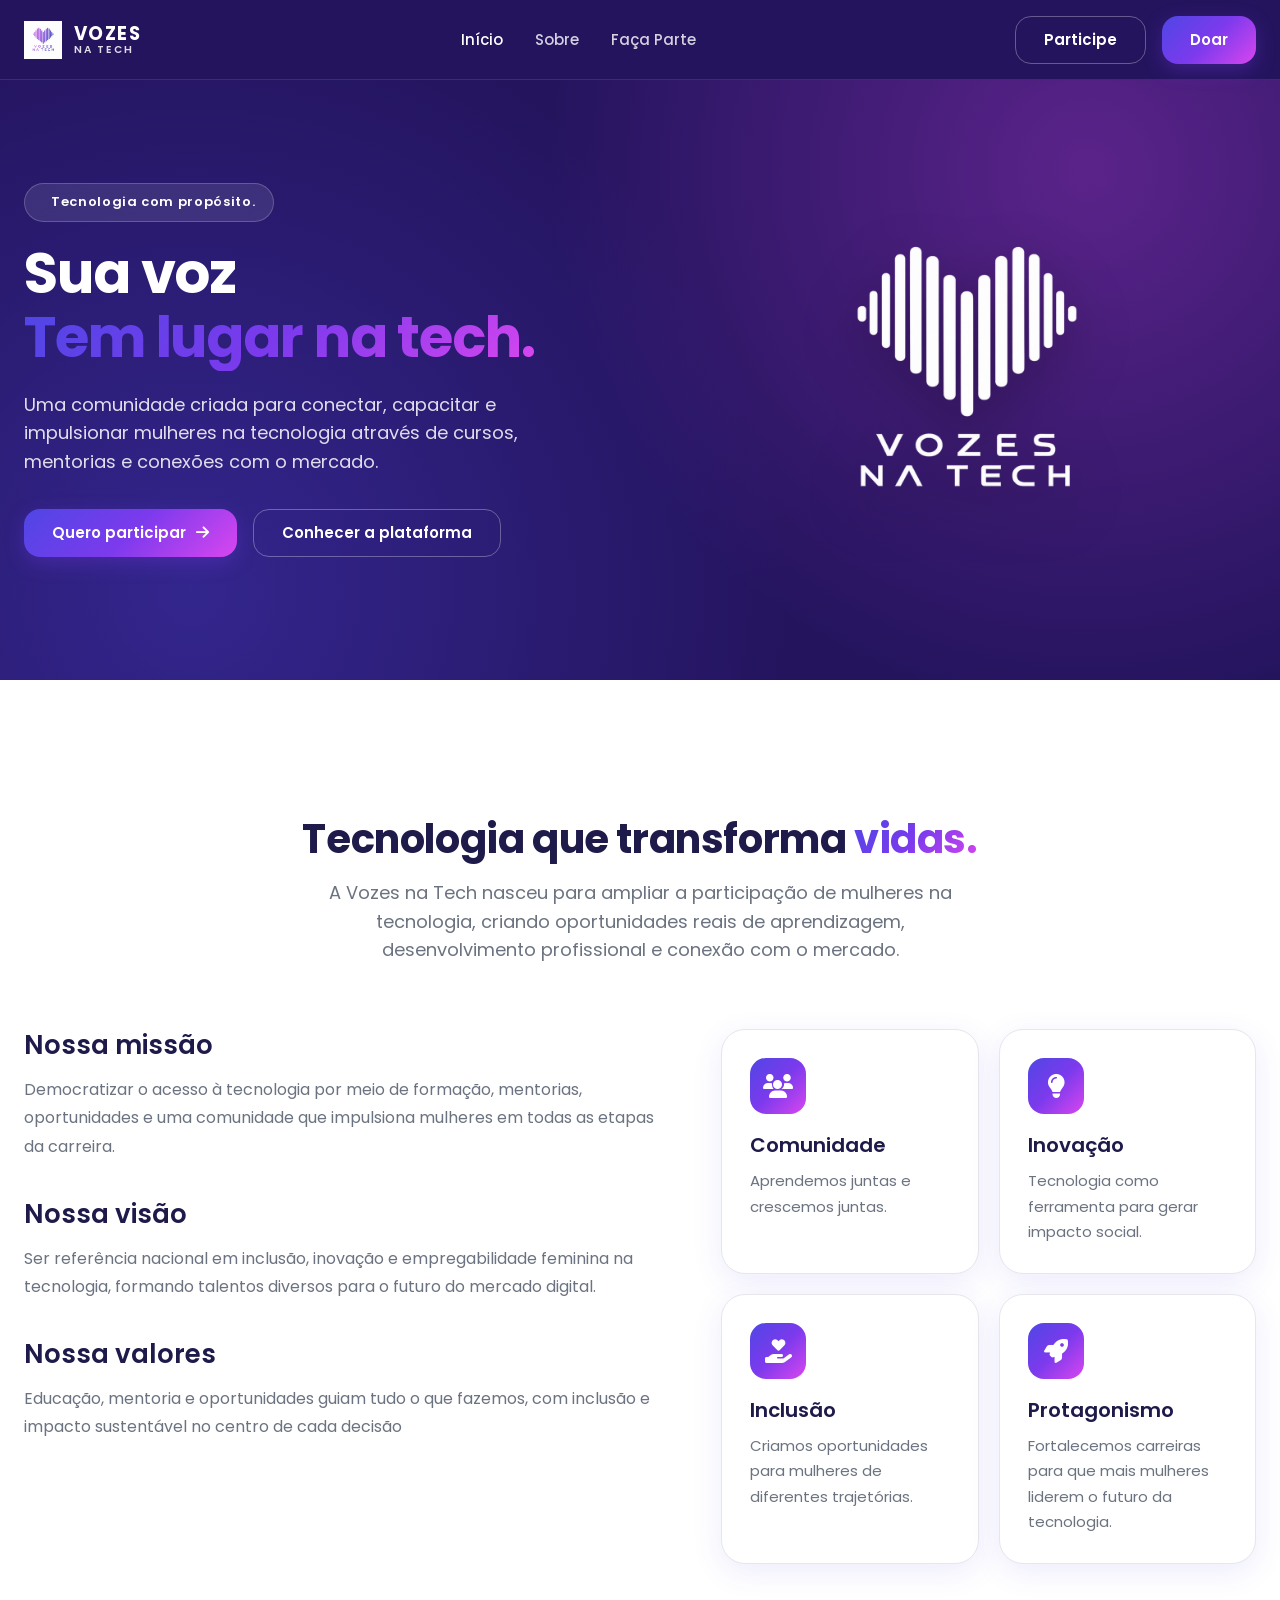
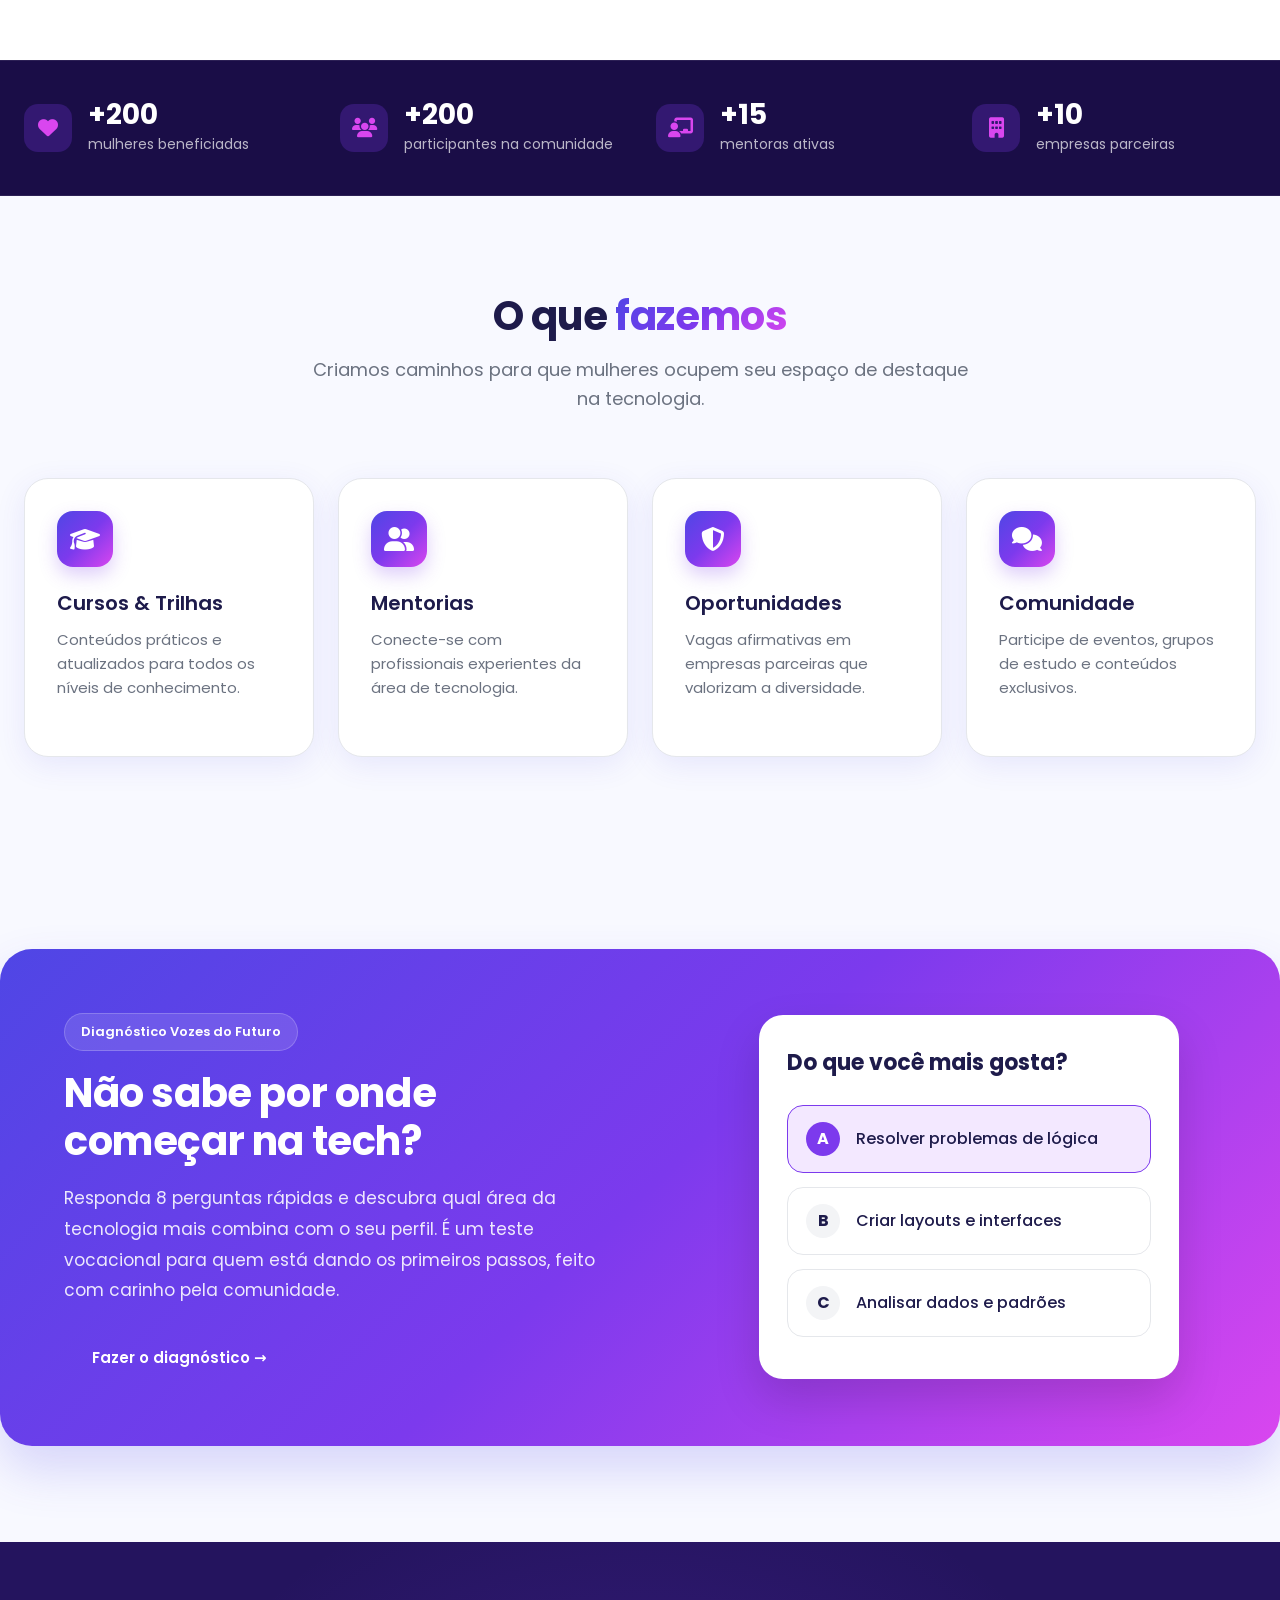
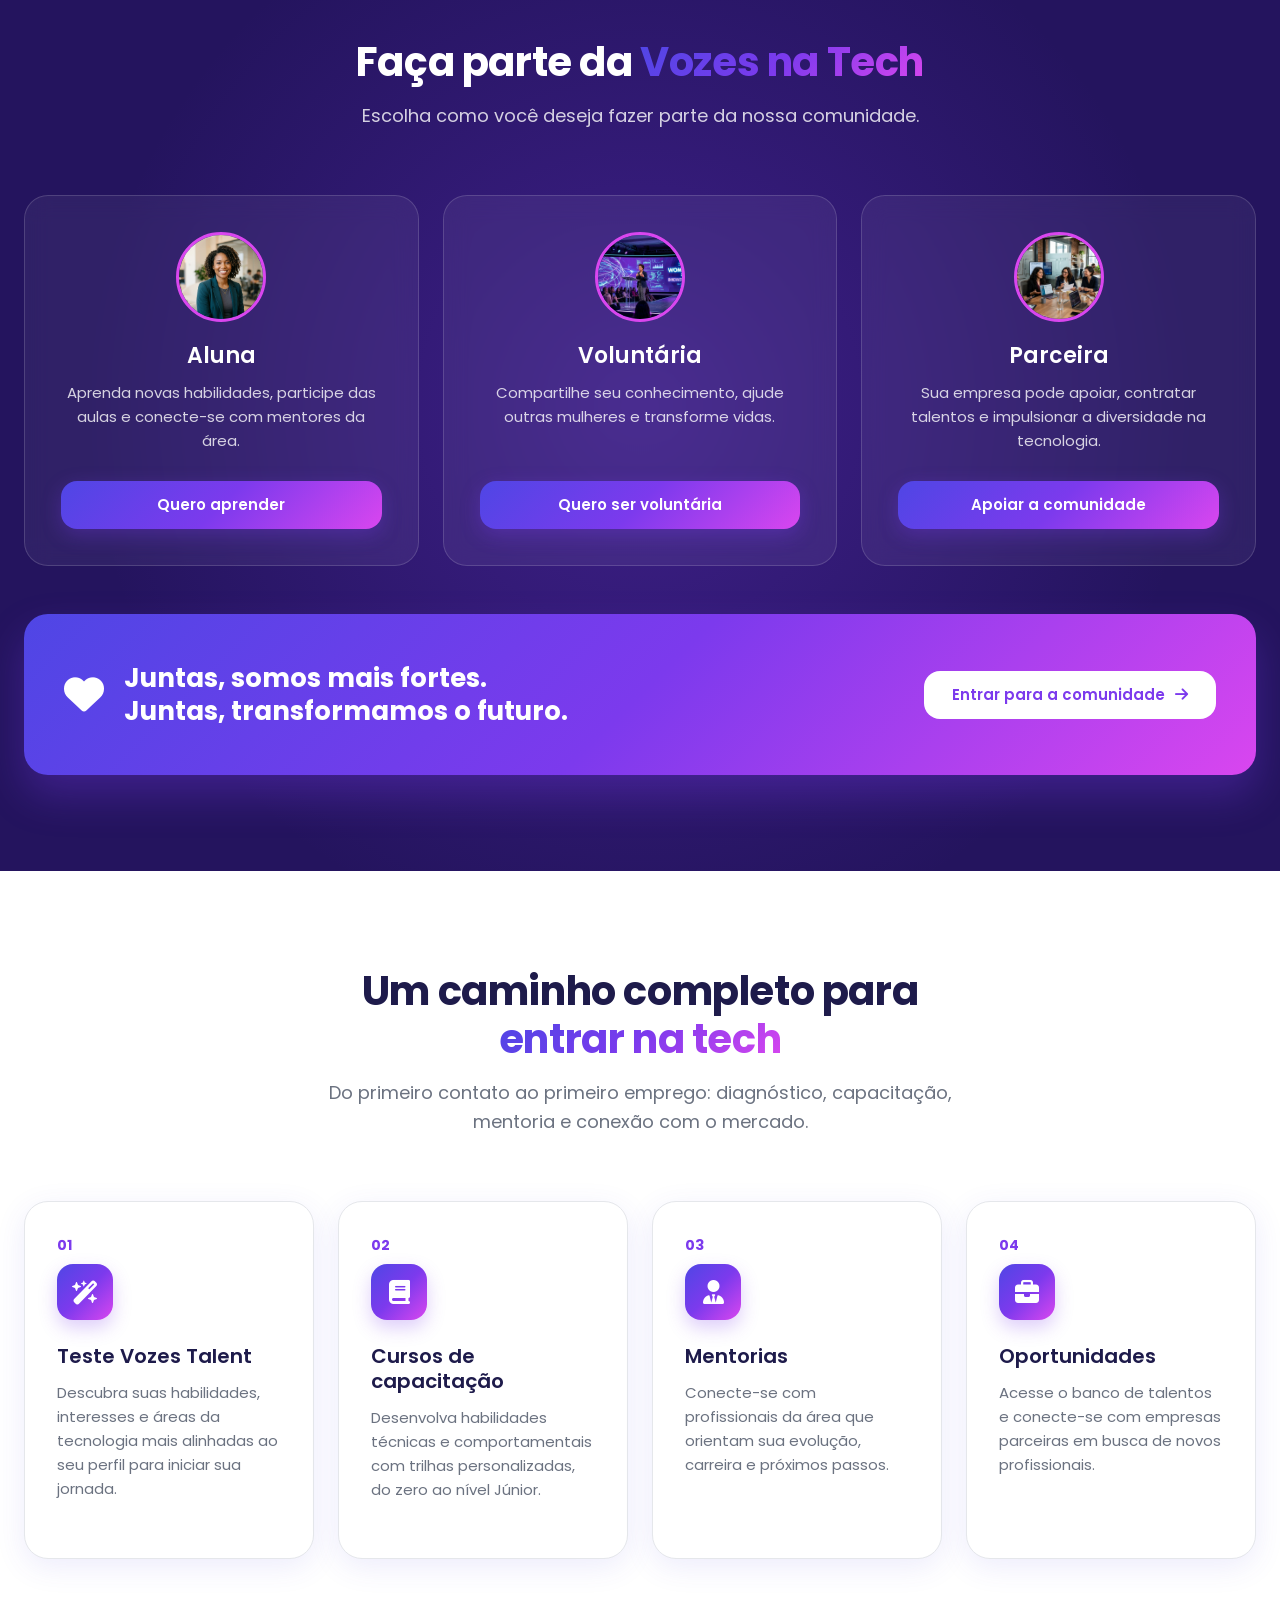
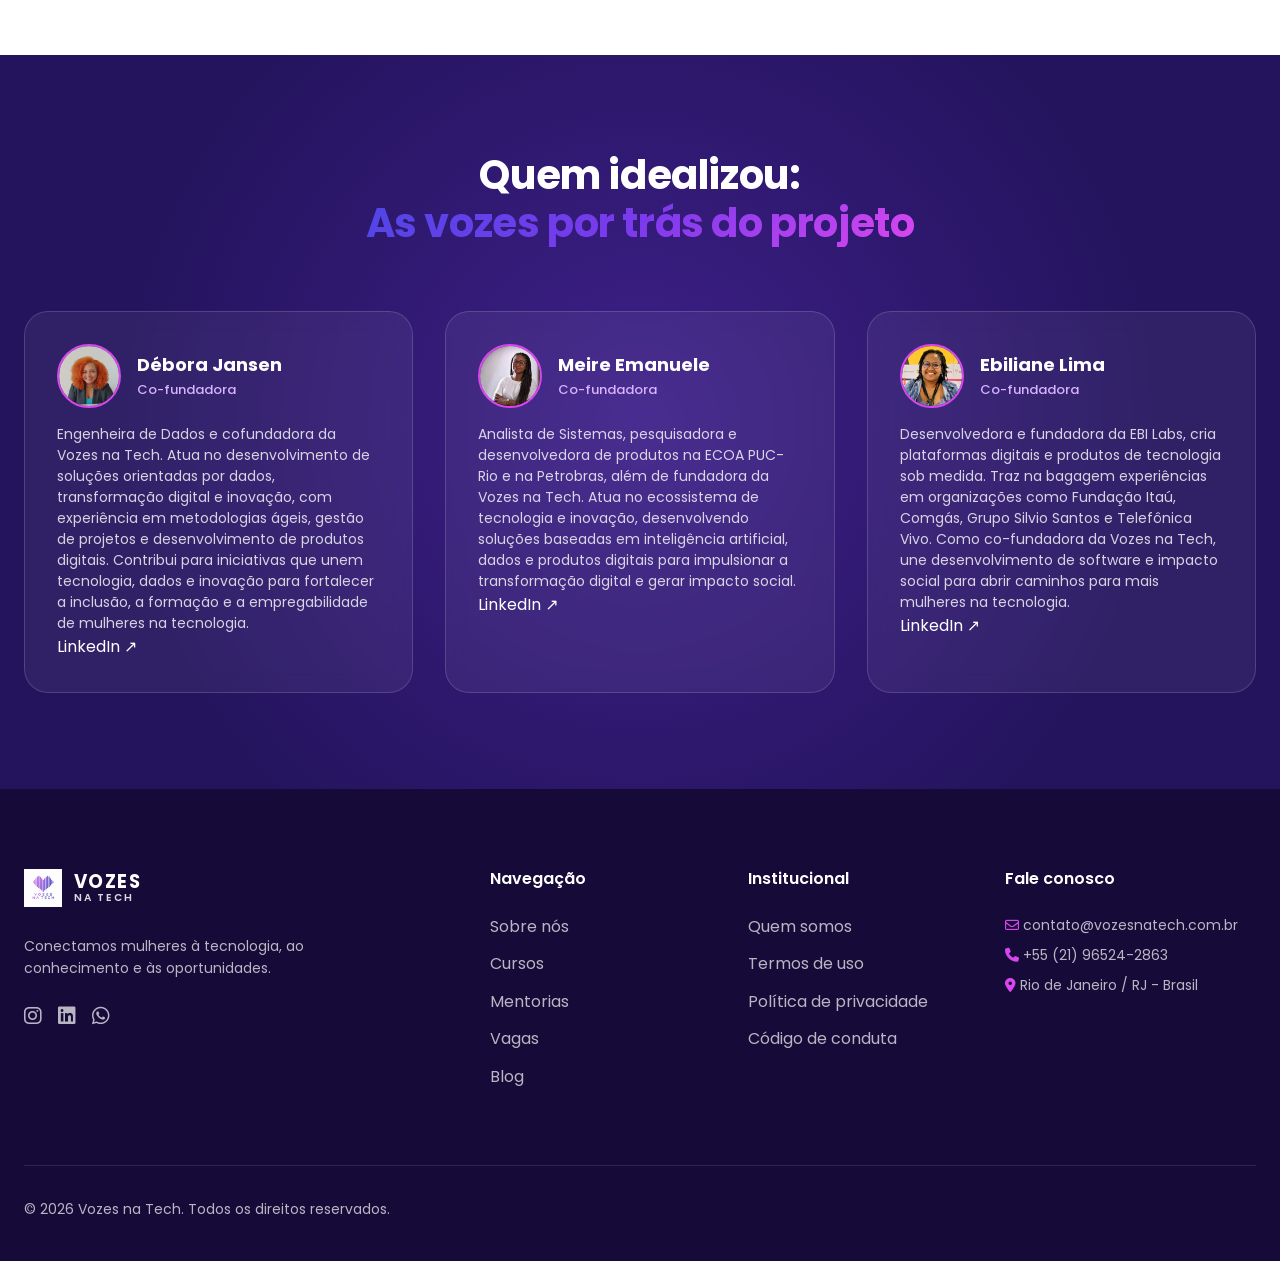
<file: index.html>
<!DOCTYPE html>
<html lang="pt-BR">
<head>
  <meta charset="UTF-8" />
  <meta name="viewport" content="width=device-width, initial-scale=1.0" />
  <title>Vozes na Tech | Transformando o Futuro da Tecnologia</title>
  <meta name="description" content="Uma comunidade criada para conectar, capacitar e impulsionar mulheres na tecnologia com educação, mentoria e oportunidades de carreira." />
  <link rel="stylesheet" href="css/style.css?v=3" />
  <link rel="icon" href="assets/logo_vozes.png?v=3" />
  <link rel="stylesheet" href="https://cdnjs.cloudflare.com/ajax/libs/font-awesome/6.4.0/css/all.min.css" />
</head>
<body>

  <!-- NAVBAR -->
  <nav class="navbar-dark">
    <div class="container navbar-inner">
      <a href="index.html" class="logo">
        <img src="assets/logo_vozes.png?v=3" alt="Vozes na Tech Logo" class="logo-img" />
        <div class="logo-text-brand">
          VOZES<br><small>NA TECH</small>
        </div>
      </a>

      <ul class="nav-menu">
        <li><a href="index.html" class="nav-link active">Início</a></li>
        <li><a href="#projeto" class="nav-link">Sobre</a></li>
        <li><a href="#sobre" class="nav-link">Faça Parte </a></li>

      </ul>

      <div class="nav-actions">
        <a href="https://docs.google.com/forms/d/e/1FAIpQLSfOqBjxTorLz0x0jtC_sUSk1C4HPLf9CweJFnRk7aJZMJQ3rA/viewform" class="btn btn-outline">Participe</a>
        <a href="https://docs.google.com/forms/d/e/1FAIpQLScSL6Jwk4Z4hy0soiL6Ccqi2OpM79IYo06SVHkF2WHn_Oc41A/viewform" class="btn btn-primary">Doar</a>
      </div>
    </div>
  </nav>

  <!-- HERO SECTION -->
  <section class="hero-section">
    <div class="container hero-grid">
      <div class="hero-content">
        <span class="pill-badge">
          <i class="fa-solid fa-sparkles" style="color: #D946EF;"></i> Tecnologia com propósito.
        </span>
        <h1>
          Sua voz <span class="grad-text">Tem lugar na tech.</span> 
        </h1>
        <p>
          Uma comunidade criada para conectar, capacitar e impulsionar mulheres na tecnologia através de cursos, mentorias e conexões com o mercado.
        </p>
        <div style="display: flex; gap: 16px; flex-wrap: wrap;">
           <a href="#sobre" class="btn btn-primary">
            Quero participar <i class="fa-solid fa-arrow-right"></i>
            </a>
             <a href="#projeto" class="btn btn-outline">
                Conhecer a plataforma
            </a>
        </div>
      </div>

      <div class="hero-image-wrap">
        <img src="assets/hero_logo.png?v=3" alt="Vozes na Tech Logo Marca" />
      </div>
    </div>
  </section>
  <!-- SOBRE O PROJETO -->
<section class="about-project-section" id="projeto">
  <div class="container">

    <div class="section-title-wrap">
      <span class="pill-badge">
        <i class="fa-solid fa-heart"></i>
        Sobre o projeto
      </span>

      <h2>
        Tecnologia que transforma
        <span class="grad-text">vidas.</span>
      </h2>

      <p>
        A Vozes na Tech nasceu para ampliar a participação de mulheres na tecnologia,
        criando oportunidades reais de aprendizagem, desenvolvimento profissional
        e conexão com o mercado.
      </p>
    </div>

    <div class="about-grid">

      <div class="about-text">

        <h3>Nossa missão</h3>

        <p>
          Democratizar o acesso à tecnologia por meio de formação,
          mentorias, oportunidades e uma comunidade que impulsiona
          mulheres em todas as etapas da carreira.
        </p>

        <h3>Nossa visão</h3>

        <p>
          Ser referência nacional em inclusão, inovação e empregabilidade
          feminina na tecnologia, formando talentos diversos para o futuro
          do mercado digital.
        </p>


        <h3>Nossa valores</h3>

        <p>
         Educação, mentoria e oportunidades guiam tudo o que fazemos, com inclusão e impacto sustentável no centro de cada decisão
        </p>

      </div>

      <div class="about-values">

        <div class="value-card">
          <i class="fa-solid fa-users"></i>
          <h4>Comunidade</h4>
          <p>Aprendemos juntas e crescemos juntas.</p>
        </div>

        <div class="value-card">
          <i class="fa-solid fa-lightbulb"></i>
          <h4>Inovação</h4>
          <p>Tecnologia como ferramenta para gerar impacto social.</p>
        </div>

        <div class="value-card">
          <i class="fa-solid fa-hand-holding-heart"></i>
          <h4>Inclusão</h4>
          <p>Criamos oportunidades para mulheres de diferentes trajetórias.</p>
        </div>

        <div class="value-card">
          <i class="fa-solid fa-rocket"></i>
          <h4>Protagonismo</h4>
          <p>Fortalecemos carreiras para que mais mulheres liderem o futuro da tecnologia.</p>
        </div>

      </div>

    </div>

  </div>
</section>

  <!-- STATS BAR -->
  <section class="stats-bar">
    <div class="container stats-grid">
      <div class="stat-card">
        <div class="stat-icon-box"><i class="fa-solid fa-heart"></i></div>
        <div>
          <div class="stat-val">+200</div>
          <div class="stat-label">mulheres beneficiadas</div>
        </div>
      </div>

      <div class="stat-card">
        <div class="stat-icon-box"><i class="fa-solid fa-users"></i></div>
        <div>
          <div class="stat-val">+200</div>
          <div class="stat-label">participantes na comunidade</div>
        </div>
      </div>

      <div class="stat-card">
        <div class="stat-icon-box"><i class="fa-solid fa-chalkboard-user"></i></div>
        <div>
          <div class="stat-val">+15</div>
          <div class="stat-label">mentoras ativas</div>
        </div>
      </div>

      <div class="stat-card">
        <div class="stat-icon-box"><i class="fa-solid fa-building"></i></div>
        <div>
          <div class="stat-val">+10</div>
          <div class="stat-label">empresas parceiras</div>
        </div>
      </div>
    </div>
  </section>

  <!-- O QUE FAZEMOS -->
  <section class="section" id="cursos" style="background-color: var(--bg-color);">
    <div class="container">
      <div class="section-title-wrap">
        <h2>O que <span class="grad-text">fazemos</span></h2>
        <p>Criamos caminhos para que mulheres ocupem seu espaço de destaque na tecnologia.</p>
      </div>

      <div class="grid-4">
        <div class="feature-card">
          <div class="feature-icon-box"><i class="fa-solid fa-graduation-cap"></i></div>
          <h3>Cursos & Trilhas</h3>
          <p>Conteúdos práticos e atualizados para todos os níveis de conhecimento.</p>
             <!-- depois coloca <a href="dashboard.html" class="feature-link">Explorar cursos <i class="fa-solid fa-arrow-right"></i></a> -->
        </div> 

        <div class="feature-card">
          <div class="feature-icon-box"><i class="fa-solid fa-user-group"></i></div>
          <h3>Mentorias</h3>
          <p>Conecte-se com profissionais experientes da área de tecnologia.</p>
           <!-- depois coloca <a href="dashboard.html" class="feature-link">Ver mentorias <i class="fa-solid fa-arrow-right"></i></a> -->
        </div> 

        <div class="feature-card">
          <div class="feature-icon-box"><i class="fa-solid fa-shield-halved"></i></div>
          <h3>Oportunidades</h3>
          <p>Vagas afirmativas em empresas parceiras que valorizam a diversidade.</p>
           <!-- depois coloca  <a href="dashboard.html" class="feature-link">Ver vagas <i class="fa-solid fa-arrow-right"></i></a> -->
        </div> 
        
        <div class="feature-card">
          <div class="feature-icon-box"><i class="fa-solid fa-comments"></i></div>
          <h3>Comunidade</h3>
          <p>Participe de eventos, grupos de estudo e conteúdos exclusivos.</p>
           <!-- depois coloca <a href="dashboard.html" class="feature-link">Entrar na comunidade <i class="fa-solid fa-arrow-right"></i></a> -->
        </div>
      </div>
    </div>
  </section>

    <!-- DIAGNÓSTICO VOCACIONAL: VOZES DO FUTURO -->
  <section class="section" id="teste">
    <div class="wrap">
      <div class="highlight reveal">
        <div class="highlight-grid">
          <div>
            <span class="eyebrow">Diagnóstico Vozes do Futuro</span>
            <h2>Não sabe por onde<br>começar na tech?</h2>
            <p>Responda 8 perguntas rápidas e descubra qual área da tecnologia mais combina com o seu perfil. É um teste vocacional para quem está dando os primeiros passos, feito com carinho pela comunidade.</p>
            <div class="hero-actions" style="margin-top:28px">
              <a href="diagnostico.html" class="btn btn-white">Fazer o diagnóstico →</a>
            </div>
          </div>
          <div class="highlight-visual">
            <div class="quiz-card">
              <p class="q">Do que você mais gosta?</p>
              <div class="quiz-opt on"><span>A</span> Resolver problemas de lógica</div>
              <div class="quiz-opt"><span>B</span> Criar layouts e interfaces</div>
              <div class="quiz-opt"><span>C</span> Analisar dados e padrões</div>
            </div>
          </div>
        </div>
      </div>

    </div>
  </section>

  <!-- EMPRESAS PARCEIRAS 
  <section class="partner-section" id="parceiros">
    <div class="container">
      <div class="section-title-wrap">
        <h2>Empresas <span class="grad-text">Parceiras</span></h2>
        <p>Empresas que apoiam, contratam e impulsionam a diversidade feminina na tecnologia.</p>
      </div>

      <div class="partner-grid">
        <div class="partner-slot">
          <i class="fa-solid fa-building-user" style="font-size: 24px;"></i>
          <span>Empresa Parceira 1</span>
        </div>
        <div class="partner-slot">
          <i class="fa-solid fa-building-user" style="font-size: 24px;"></i>
          <span>Empresa Parceira 2</span>
        </div>
        <div class="partner-slot">
          <i class="fa-solid fa-building-user" style="font-size: 24px;"></i>
          <span>Empresa Parceira 3</span>
        </div>
        <div class="partner-slot">
          <i class="fa-solid fa-plus-circle" style="font-size: 24px; color: var(--secondary);"></i>
          <span>Seja uma parceira</span>
        </div>
      </div>
    </div>
  </section> -->

  <!-- FAÇA PARTE DA VOZES NA TECH -->
  <section class="participate-section" id="sobre">
    <div class="container">
      <div class="section-title-wrap" style="color: #FFFFFF;">
        <h2 style="color: #FFFFFF;">Faça parte da <span class="grad-text">Vozes na Tech</span></h2>
        <p style="color: rgba(255, 255, 255, 0.8);">Escolha como você deseja fazer parte da nossa comunidade.</p>
      </div>

      <div class="grid-3" style="margin-bottom: 48px;">
        <div class="part-card">
          <img src="assets/debora.jpg" alt="Aluna" class="part-avatar" />
          <h3>Aluna</h3>
          <p>Aprenda novas habilidades, participe das aulas e conecte-se com mentores da área.</p>
          <a href="https://docs.google.com/forms/d/e/1FAIpQLSfOqBjxTorLz0x0jtC_sUSk1C4HPLf9CweJFnRk7aJZMJQ3rA/viewform" class="btn btn-primary">Quero aprender</a>
        </div>

        <div class="part-card">
          <img src="assets/event_summit.jpg" alt="Voluntária" class="part-avatar" />
          <h3>Voluntária</h3>
          <p>Compartilhe seu conhecimento, ajude outras mulheres e transforme vidas.</p>
          <a href="https://docs.google.com/forms/d/e/1FAIpQLSc7pXazj43K5IdN5X230KHiY5icV0SgDxHVASjOQQZLADHOxw/viewform?usp=sf_link" class="btn btn-primary">Quero ser voluntária</a>
        </div>

        <div class="part-card">
          <img src="assets/event_interview.jpg" alt="Parceira" class="part-avatar" />
          <h3>Parceira</h3>
          <p>Sua empresa pode apoiar, contratar talentos e impulsionar a diversidade na tecnologia.</p>
          <a href="https://docs.google.com/forms/d/e/1FAIpQLScSL6Jwk4Z4hy0soiL6Ccqi2OpM79IYo06SVHkF2WHn_Oc41A/viewform?usp=send_form" class="btn btn-primary">Apoiar a comunidade</a>
        </div>
      </div>

      <div class="cta-banner-purple">
        <div style="display: flex; align-items: center; gap: 20px;">
          <div style="font-size: 40px; color: #FFFFFF;"><i class="fa-solid fa-heart"></i></div>
          <h3>Juntas, somos mais fortes.<br>Juntas, transformamos o futuro.</h3>
        </div>
        <a href="https://chat.whatsapp.com/BxffULc4rXwFoEIXTovVWt" class="btn btn-secondary" style="background: #FFFFFF; color: var(--secondary); border: none;">
          Entrar para a comunidade <i class="fa-solid fa-arrow-right"></i>
        </a>
      </div>
    </div>
  </section>

<!-- UM CAMINHO COMPLETO PARA ENTRAR NA TECH -->
<section class="section" style="background-color: #FFFFFF;">
  <div class="container">
    <div class="section-title-wrap">
      <h2>Um caminho completo para <span class="grad-text">entrar na tech</span></h2>
      <p>Do primeiro contato ao primeiro emprego: diagnóstico, capacitação, mentoria e conexão com o mercado.</p>
    </div>

    <div class="grid-4">

      <div class="feature-card">
        <div style="font-size: 14px; font-weight: 700; color: var(--secondary); margin-bottom: 8px;">01</div>
        <div class="feature-icon-box"><i class="fa-solid fa-wand-magic-sparkles"></i></div>
        <h3>Teste Vozes Talent</h3>
        <p>Descubra suas habilidades, interesses e áreas da tecnologia mais alinhadas ao seu perfil para iniciar sua jornada.</p>
      </div>

      <div class="feature-card">
        <div style="font-size: 14px; font-weight: 700; color: var(--secondary); margin-bottom: 8px;">02</div>
        <div class="feature-icon-box"><i class="fa-solid fa-book"></i></div>
        <h3>Cursos de capacitação</h3>
        <p>Desenvolva habilidades técnicas e comportamentais com trilhas personalizadas, do zero ao nível Júnior.</p>
      </div>

      <div class="feature-card">
        <div style="font-size: 14px; font-weight: 700; color: var(--secondary); margin-bottom: 8px;">03</div>
        <div class="feature-icon-box"><i class="fa-solid fa-user-tie"></i></div>
        <h3>Mentorias</h3>
        <p>Conecte-se com profissionais da área que orientam sua evolução, carreira e próximos passos.</p>
      </div>

      <div class="feature-card">
        <div style="font-size: 14px; font-weight: 700; color: var(--secondary); margin-bottom: 8px;">04</div>
        <div class="feature-icon-box"><i class="fa-solid fa-briefcase"></i></div>
        <h3>Oportunidades</h3>
        <p>Acesse o banco de talentos e conecte-se com empresas parceiras em busca de novos profissionais.</p>
      </div>

    </div>
  </div>
</section>

  <!-- QUEM IDEALIZOU: AS VOZES POR TRÁS DO PROJETO -->
  <section class="participate-section">
    <div class="container">
      <div class="section-title-wrap" style="color: #FFFFFF;">
        <h2 style="color: #FFFFFF;">Quem idealizou: <span class="grad-text">As vozes por trás do projeto</span></h2>
      </div>

      <div class="founders-grid">
        <div class="founder-card">
          <div class="founder-header">
            <img src="assets/debora-jansen.jpg" alt="Débora Jansen" class="founder-img" />
            <div>
              <div class="founder-name">Débora Jansen</div>
              <div class="founder-role">Co-fundadora</div>
            </div>
          </div>
          <p class="founder-bio">
Engenheira de Dados e cofundadora da Vozes na Tech. Atua no desenvolvimento de soluções orientadas por dados, transformação digital e inovação, com experiência em metodologias ágeis, gestão de projetos e desenvolvimento de produtos digitais. Contribui para iniciativas que unem tecnologia, dados e inovação para fortalecer a inclusão, a formação e a empregabilidade de mulheres na tecnologia.</p>
          <a class="flink" href="https://www.linkedin.com/in/debora-jansen/" target="_blank" rel="noopener">LinkedIn ↗</a>
        </div>

        <div class="founder-card">
          <div class="founder-header">
            <img src="assets/meire-emanuela.jpg" alt="Meire Emanuele" class="founder-img" />
            <div>
              <div class="founder-name">Meire Emanuele</div>
              <div class="founder-role">Co-fundadora</div>
            </div>
          </div>
          <p class="founder-bio">
 Analista de Sistemas, pesquisadora e desenvolvedora de produtos na ECOA PUC-Rio e na Petrobras, além de fundadora da Vozes na Tech. Atua no ecossistema de tecnologia e inovação, desenvolvendo soluções baseadas em inteligência artificial, dados e produtos digitais para impulsionar a transformação digital e gerar impacto social. </p>
           <a class="flink" href="https://www.linkedin.com/in/meire-emanuela-18bb27a2/" target="_blank" rel="noopener">LinkedIn ↗</a>
        </div>

        <div class="founder-card">
          <div class="founder-header">
            <img src="assets/ebiliane-lima.jpg" alt="Stellane Lima" class="founder-img" />
            <div>
              <div class="founder-name">Ebiliane Lima</div>
              <div class="founder-role">Co-fundadora</div>
            </div>
          </div>
          <p class="founder-bio">
           Desenvolvedora e fundadora da EBI Labs, cria plataformas digitais e produtos de tecnologia sob medida. Traz na bagagem experiências em organizações como Fundação Itaú, Comgás, Grupo Silvio Santos e Telefônica Vivo. Como co-fundadora da Vozes na Tech, une desenvolvimento de software e impacto social para abrir caminhos para mais mulheres na tecnologia.</p>
            <a class="flink" href="https://www.linkedin.com/in/ebiliane/" target="_blank" rel="noopener">LinkedIn ↗</a>
          </p>
        </div>
      </div>
    </div>
  </section>

  <!-- FOOTER -->
  <footer>
    <div class="container">
      <div class="footer-grid">
        <div>
          <a href="dashboard.html" class="logo" style="margin-bottom: 16px;">
            <img src="assets/logo_vozes.png?v=3" alt="Vozes na Tech" class="logo-img" />
            <div class="logo-text-brand">
              VOZES<br><small>NA TECH</small>
            </div>
          </a>
          <p style="font-size: 14px; color: rgba(255, 255, 255, 0.7); max-width: 320px; margin-top: 12px;">
            Conectamos mulheres à tecnologia, ao conhecimento e às oportunidades.
          </p>
          <div style="display: flex; gap: 16px; font-size: 20px; margin-top: 20px;">
            <a href="https://www.instagram.com/vozesnatech/"><i class="fa-brands fa-instagram"></i></a>
            <a href="https://www.linkedin.com/company/vozesnatech/posts/?feedView=all"><i class="fa-brands fa-linkedin"></i></a>
            <!-- depois coloca<a href="#"><i class="fa-brands fa-youtube"></i></a>-->
            <a href="https://api.whatsapp.com/send/?phone=%2B5521965242863&text=Ol%C3%A1+Meire%2C+gostaria+de+conversar+com+voc%C3%AA+sobre+a+Vozes+na+Tech.&type=phone_number&app_absent=0"><i class="fa-brands fa-whatsapp"></i></a>
          </div>
        </div>

        <div class="footer-col">
          <h4>Navegação</h4>
          <ul>
            <li><a href="#sobre">Sobre nós</a></li>
            <li><a href="#cursos">Cursos</a></li>
            <li><a href="#mentorias">Mentorias</a></li>
            <li><a href="#vagas">Vagas</a></li>
            <li><a href="#blog">Blog</a></li>
          </ul>
        </div>

        <div class="footer-col">
          <h4>Institucional</h4>
          <ul>
            <li><a href="#">Quem somos</a></li>
            <li><a href="#">Termos de uso</a></li>
            <li><a href="#">Política de privacidade</a></li>
            <li><a href="#">Código de conduta</a></li>
          </ul>
        </div>

        <div class="footer-col">
          <h4>Fale conosco</h4>
          <p style="font-size: 14px; margin-bottom: 8px;"><i class="fa-regular fa-envelope" style="color: var(--accent);"></i> contato@vozesnatech.com.br</p>
          <p style="font-size: 14px; margin-bottom: 8px;"><i class="fa-solid fa-phone" style="color: var(--accent);"></i> +55 (21) 96524-2863</p>
          <p style="font-size: 14px;"><i class="fa-solid fa-location-dot" style="color: var(--accent);"></i> Rio de Janeiro / RJ - Brasil</p>
        </div>
      </div>

      <div class="footer-bottom">
        <p>© 2026 Vozes na Tech. Todos os direitos reservados.</p>
      </div>
    </div>
  </footer>

</body>
</html>
</file>
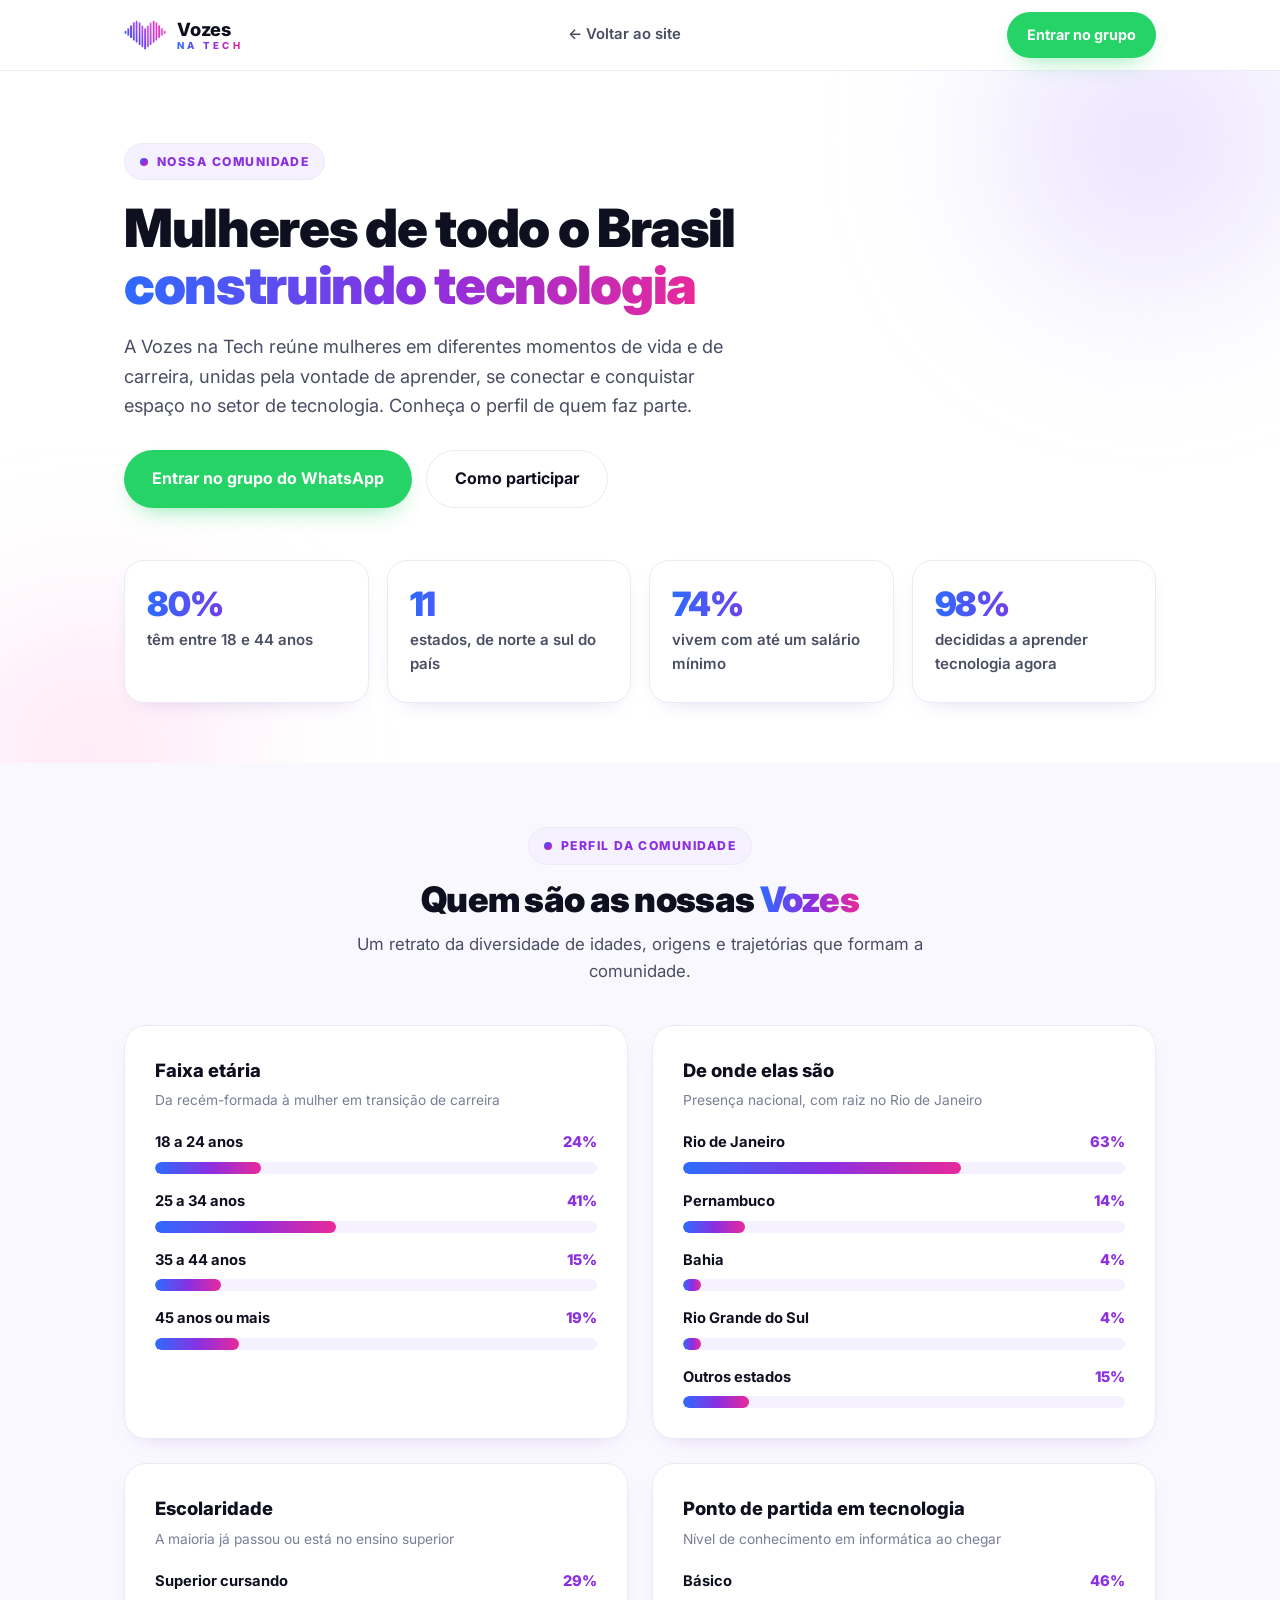
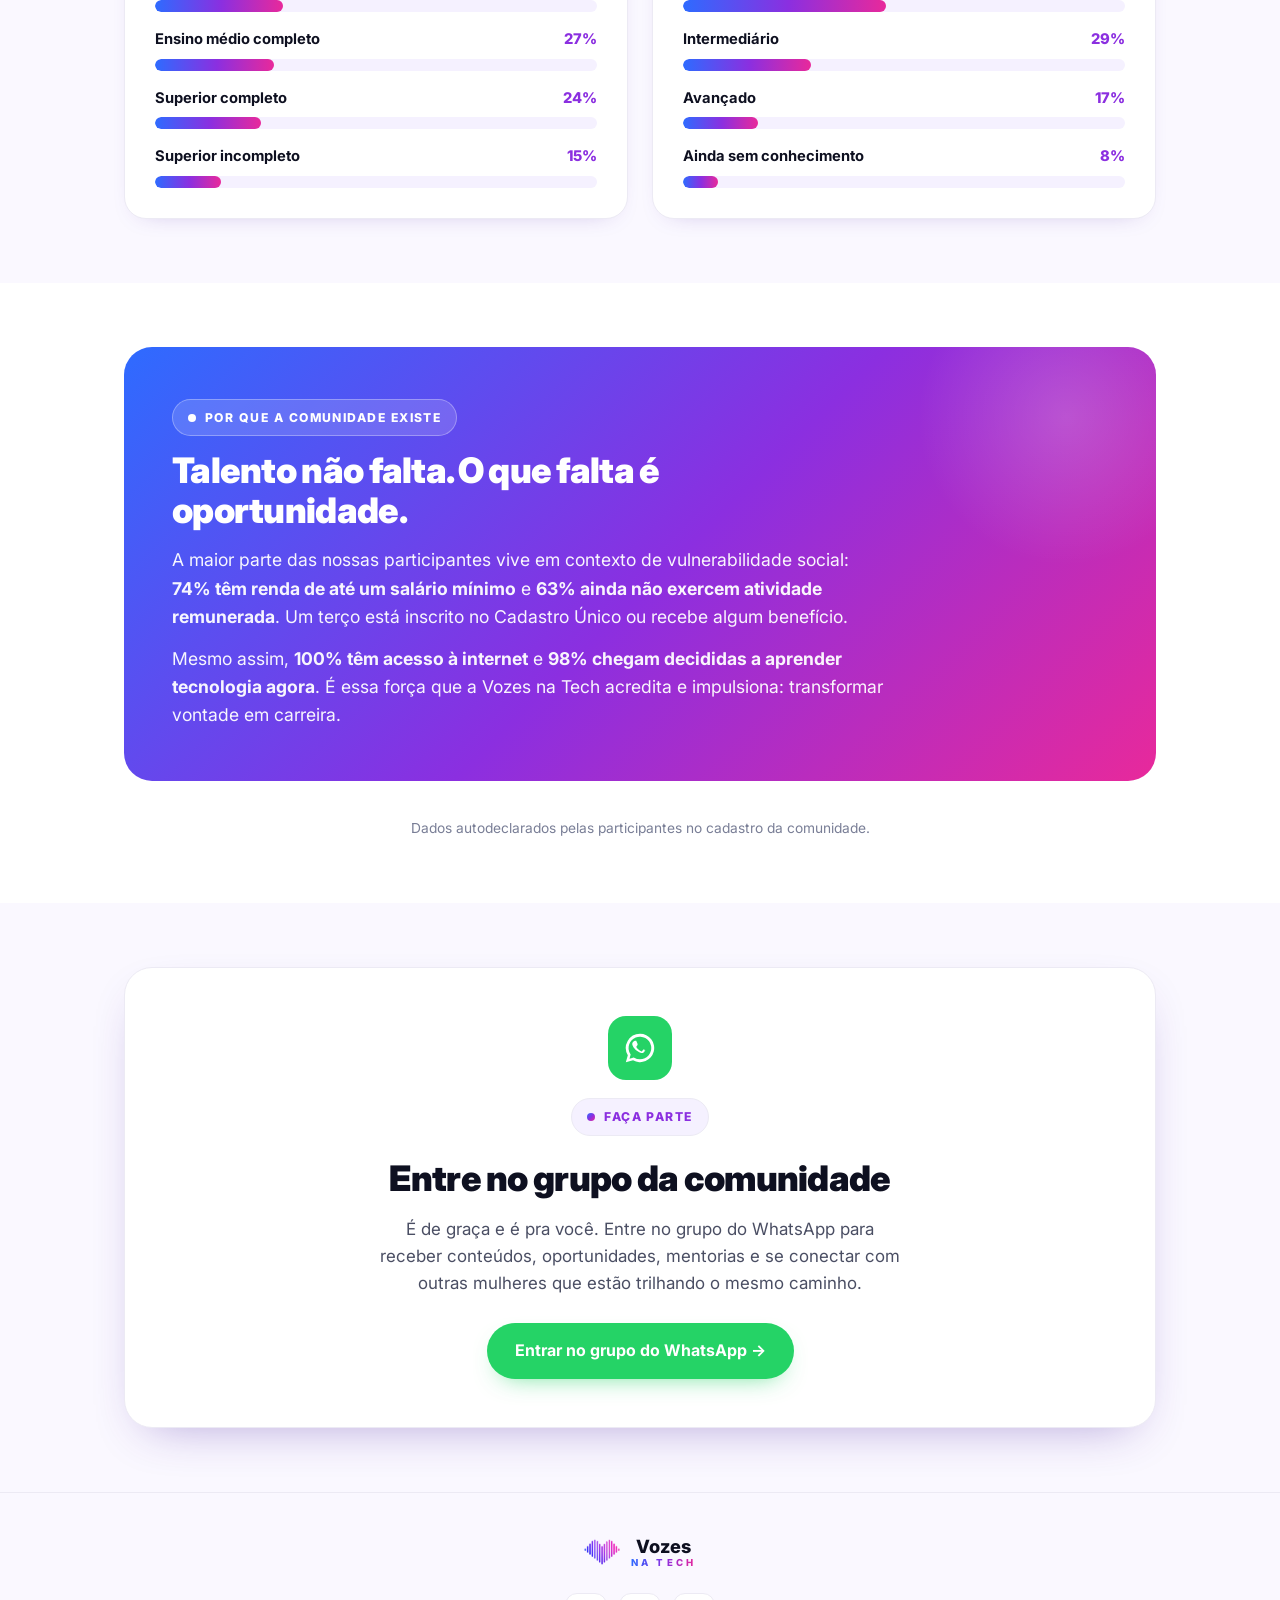
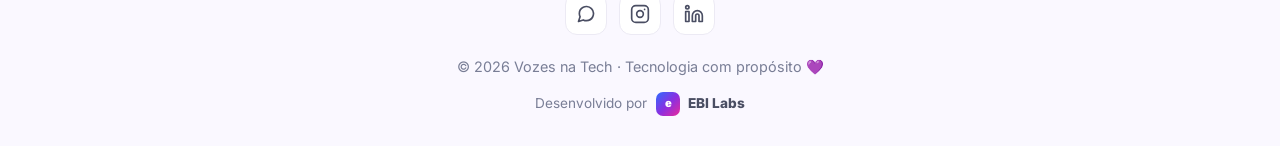
<file: comunidade.html>
<!DOCTYPE html>
<html lang="pt-BR">
<head>
  <meta charset="UTF-8" />
  <meta name="viewport" content="width=device-width, initial-scale=1.0" />
  <title>Nossa comunidade | Vozes na Tech</title>
  <meta name="description" content="Quem forma a comunidade da Vozes na Tech: mulheres de todo o Brasil dando os primeiros passos ou crescendo na tecnologia. Conheça o perfil da comunidade e entre no grupo." />
  <meta property="og:title" content="Nossa comunidade — Vozes na Tech" />
  <meta property="og:description" content="Mulheres de todo o Brasil construindo trajetórias na tecnologia." />
  <link rel="preconnect" href="https://fonts.googleapis.com" />
  <link rel="preconnect" href="https://fonts.gstatic.com" crossorigin />
  <link rel="stylesheet" href="https://fonts.googleapis.com/css2?family=Inter:wght@400;500;600;700;800;900&display=swap" />
  <link rel="icon" href="data:image/svg+xml,%3Csvg xmlns='http://www.w3.org/2000/svg' viewBox='0 0 32 32'%3E%3Cdefs%3E%3ClinearGradient id='g' x1='0' y1='0' x2='1' y2='0'%3E%3Cstop offset='0' stop-color='%232E6BFF'/%3E%3Cstop offset='.5' stop-color='%238B2FE0'/%3E%3Cstop offset='1' stop-color='%23E8299B'/%3E%3C/linearGradient%3E%3C/defs%3E%3Cpath fill='url(%23g)' d='M16 28C16 28 2 19 2 9.5 2 5.9 4.9 3 8.5 3 11 3 13.3 4.4 16 7.6 18.7 4.4 21 3 23.5 3 27.1 3 30 5.9 30 9.5 30 19 16 28 16 28Z'/%3E%3C/svg%3E" />
  <style>
    :root{
      --blue:#2E6BFF;--purple:#8B2FE0;--magenta:#E8299B;
      --ink:#0E1020;--ink-soft:#4A4E63;--muted:#797E96;--line:#ECEAF4;
      --bg:#FFFFFF;--bg-soft:#FAF8FF;--bg-tint:#F5F1FF;
      --wa:#25D366;
      --grad:linear-gradient(90deg,var(--blue) 0%,var(--purple) 52%,var(--magenta) 100%);
      --grad-135:linear-gradient(135deg,var(--blue) 0%,var(--purple) 52%,var(--magenta) 100%);
      --shadow:0 18px 50px -24px rgba(74,32,160,.45);
      --shadow-sm:0 8px 26px -18px rgba(74,32,160,.4);
      --maxw:1080px;
      --font:'Inter',-apple-system,BlinkMacSystemFont,'Segoe UI',Roboto,Helvetica,Arial,sans-serif;
    }
    *{box-sizing:border-box;margin:0;padding:0}
    html{scroll-behavior:smooth}
    body{font-family:var(--font);color:var(--ink);background:var(--bg);line-height:1.6;-webkit-font-smoothing:antialiased}
    a{color:inherit;text-decoration:none}
    img{max-width:100%}
    .wrap{width:100%;max-width:var(--maxw);margin:0 auto;padding:0 24px}
    .grad-text{background:var(--grad);-webkit-background-clip:text;background-clip:text;-webkit-text-fill-color:transparent;color:transparent}
    .eyebrow{display:inline-flex;align-items:center;gap:9px;font-size:.76rem;font-weight:800;letter-spacing:.12em;text-transform:uppercase;color:var(--purple);padding:8px 15px;border-radius:999px;background:var(--bg-tint);border:1px solid var(--line)}
    .eyebrow.on-dark{background:rgba(255,255,255,.15);border-color:rgba(255,255,255,.3);color:#fff}
    .eyebrow .dot{width:8px;height:8px;border-radius:50%;background:var(--grad-135)}
    .eyebrow.on-dark .dot{background:#fff}

    .btn{display:inline-flex;align-items:center;justify-content:center;gap:10px;font-weight:700;font-size:1rem;padding:15px 28px;border-radius:999px;cursor:pointer;border:none;transition:transform .18s,box-shadow .18s;white-space:nowrap;font-family:inherit}
    .btn-primary{background:var(--grad-135);color:#fff;box-shadow:var(--shadow-sm)}
    .btn-primary:hover{transform:translateY(-2px);box-shadow:var(--shadow)}
    .btn-ghost{background:#fff;color:var(--ink);border:1.5px solid var(--line)}
    .btn-ghost:hover{border-color:var(--purple);color:var(--purple);transform:translateY(-2px)}
    .btn-wa{background:var(--wa);color:#fff;box-shadow:0 10px 26px -14px rgba(37,211,102,.8)}
    .btn-wa:hover{transform:translateY(-2px);filter:brightness(1.05)}
    .btn-white{background:#fff;color:var(--purple)}
    .btn-white:hover{transform:translateY(-2px)}

    header{position:sticky;top:0;z-index:50;background:rgba(255,255,255,.85);backdrop-filter:saturate(160%) blur(14px);border-bottom:1px solid var(--line)}
    .nav{display:flex;align-items:center;justify-content:space-between;height:70px}
    .logo{display:inline-flex;align-items:center;gap:11px}
    .logo-word{font-weight:800;font-size:1.14rem;letter-spacing:-.01em;line-height:1}
    .logo-word small{display:block;font-size:.6rem;font-weight:800;letter-spacing:.34em;margin-top:3px}
    .back{font-weight:600;font-size:.93rem;color:var(--ink-soft);display:inline-flex;align-items:center;gap:7px}
    .back:hover{color:var(--purple)}
    .nav-cta .btn{padding:11px 20px;font-size:.9rem}
    @media(max-width:620px){.nav-cta{display:none}}

    /* Hero */
    .hero{position:relative;overflow:hidden;padding:72px 0 60px}
    .hero-bg{position:absolute;inset:0;z-index:-1;overflow:hidden}
    .blob{position:absolute;border-radius:50%;filter:blur(70px);opacity:.5}
    .blob.b1{width:460px;height:460px;background:radial-gradient(circle,#c9b6ff,transparent 70%);top:-160px;right:-100px}
    .blob.b2{width:420px;height:420px;background:radial-gradient(circle,#ffc0e6,transparent 70%);bottom:-200px;left:-120px}
    .hero h1{font-size:clamp(2.1rem,4.8vw,3.3rem);font-weight:900;letter-spacing:-.025em;line-height:1.08;margin:20px 0 18px;max-width:760px}
    .hero p.lead{font-size:1.14rem;color:var(--ink-soft);max-width:620px;margin-bottom:30px}
    .hero-actions{display:flex;flex-wrap:wrap;gap:14px}

    /* KPI row */
    .kpis{display:grid;grid-template-columns:repeat(4,1fr);gap:18px;margin-top:52px}
    .kpi{background:#fff;border:1px solid var(--line);border-radius:20px;padding:26px 22px;box-shadow:var(--shadow-sm)}
    .kpi .big{font-size:2.1rem;font-weight:900;letter-spacing:-.03em;line-height:1;background:var(--grad);-webkit-background-clip:text;background-clip:text;-webkit-text-fill-color:transparent}
    .kpi .lbl{margin-top:8px;color:var(--ink-soft);font-size:.94rem;font-weight:600}

    /* Sections */
    .sec{padding:64px 0}
    .sec.tint{background:var(--bg-soft)}
    .sec-head{max-width:640px;margin:0 auto 40px;text-align:center}
    .sec-head h2{font-size:clamp(1.6rem,3.2vw,2.2rem);font-weight:900;letter-spacing:-.02em;line-height:1.15;margin:14px 0 12px}
    .sec-head p{color:var(--ink-soft);font-size:1.05rem}

    .panels{display:grid;grid-template-columns:1fr 1fr;gap:24px}
    .panel{background:#fff;border:1px solid var(--line);border-radius:22px;padding:30px;box-shadow:var(--shadow-sm)}
    .panel h3{font-size:1.15rem;font-weight:800;margin-bottom:4px}
    .panel .sub{color:var(--muted);font-size:.86rem;margin-bottom:20px}

    /* Bars */
    .bar{margin-bottom:16px}
    .bar:last-child{margin-bottom:0}
    .bar .l{display:flex;justify-content:space-between;align-items:baseline;font-size:.92rem;font-weight:700;margin-bottom:7px;gap:12px}
    .bar .l span:first-child{color:var(--ink)}
    .bar .l .v{color:var(--purple);font-weight:800}
    .bar .t{height:12px;border-radius:99px;background:var(--bg-tint);overflow:hidden}
    .bar .t i{display:block;height:100%;width:0;background:var(--grad);border-radius:99px;transition:width 1s cubic-bezier(.2,.7,.2,1)}

    .note{max-width:760px;margin:36px auto 0;text-align:center;color:var(--muted);font-size:.86rem}

    /* Narrative band */
    .who{background:var(--grad-135);color:#fff;border-radius:28px;padding:52px 48px;position:relative;overflow:hidden}
    .who::after{content:"";position:absolute;top:-80px;right:-60px;width:300px;height:300px;background:radial-gradient(circle,rgba(255,255,255,.18),transparent 70%);border-radius:50%}
    .who-inner{position:relative;z-index:1;max-width:720px}
    .who h2{font-size:clamp(1.6rem,3.2vw,2.2rem);font-weight:900;letter-spacing:-.02em;margin:14px 0 16px;line-height:1.14}
    .who p{font-size:1.1rem;opacity:.95;margin-bottom:14px}
    .who p:last-child{margin-bottom:0}

    /* WhatsApp CTA */
    .join{border:1px solid var(--line);border-radius:28px;background:#fff;padding:48px;text-align:center;box-shadow:var(--shadow)}
    .join .waico{width:64px;height:64px;border-radius:18px;margin:0 auto 18px;display:grid;place-items:center;background:var(--wa);color:#fff}
    .join h2{font-size:clamp(1.6rem,3.2vw,2.2rem);font-weight:900;letter-spacing:-.02em;margin-bottom:10px}
    .join p{color:var(--ink-soft);max-width:520px;margin:0 auto 26px;font-size:1.06rem}

    footer{background:var(--bg-soft);border-top:1px solid var(--line);padding:44px 0 30px;text-align:center}
    .socials{display:flex;gap:12px;justify-content:center;margin:20px 0}
    .socials a{width:42px;height:42px;border-radius:12px;display:grid;place-items:center;background:#fff;border:1px solid var(--line);color:var(--ink-soft);transition:.2s}
    .socials a:hover{background:var(--grad-135);color:#fff;border-color:transparent;transform:translateY(-3px)}
    .foot-bottom{color:var(--muted);font-size:.9rem;margin-top:8px}
    .ebi-credit{display:inline-flex;align-items:center;gap:9px;margin-top:14px;font-size:.85rem;color:var(--muted)}
    .ebi-credit a{display:inline-flex;align-items:center;gap:8px;font-weight:800;color:var(--ink-soft)}
    .ebi-credit a:hover{color:var(--purple)}
    .ebi-mark{display:inline-grid;place-items:center;width:24px;height:24px;border-radius:7px;background:var(--grad-135);color:#fff;font-weight:900;font-size:.7rem}

    @media(max-width:860px){.kpis{grid-template-columns:repeat(2,1fr)}.panels{grid-template-columns:1fr}.who{padding:40px 26px}.join{padding:36px 24px}.sec{padding:48px 0}}
    @media(max-width:400px){.btn{white-space:normal;max-width:100%}}
  </style>
</head>
<body>

  <header>
    <div class="wrap nav">
      <a href="index.html" class="logo" aria-label="Vozes na Tech">
        <img src="assets/logo-heart.png" alt="Vozes na Tech" width="42" height="30" style="display:block" />
        <span class="logo-word">Vozes<small class="grad-text">NA TECH</small></span>
      </a>
      <a href="index.html" class="back">← Voltar ao site</a>
      <div class="nav-cta">
        <a href="https://chat.whatsapp.com/BxffULc4rXwFoEIXTovVWt" target="_blank" rel="noopener" class="btn btn-wa">Entrar no grupo</a>
      </div>
    </div>
  </header>

  <!-- HERO -->
  <section class="hero">
    <div class="hero-bg"><span class="blob b1"></span><span class="blob b2"></span></div>
    <div class="wrap">
      <span class="eyebrow"><span class="dot"></span>Nossa comunidade</span>
      <h1>Mulheres de todo o Brasil<br><span class="grad-text">construindo tecnologia</span></h1>
      <p class="lead">A Vozes na Tech reúne mulheres em diferentes momentos de vida e de carreira, unidas pela vontade de aprender, se conectar e conquistar espaço no setor de tecnologia. Conheça o perfil de quem faz parte.</p>
      <div class="hero-actions">
        <a href="https://chat.whatsapp.com/BxffULc4rXwFoEIXTovVWt" target="_blank" rel="noopener" class="btn btn-wa">Entrar no grupo do WhatsApp</a>
        <a href="index.html#participe" class="btn btn-ghost">Como participar</a>
      </div>

      <div class="kpis">
        <div class="kpi"><div class="big">80%</div><div class="lbl">têm entre 18 e 44 anos</div></div>
        <div class="kpi"><div class="big">11</div><div class="lbl">estados, de norte a sul do país</div></div>
        <div class="kpi"><div class="big">74%</div><div class="lbl">vivem com até um salário mínimo</div></div>
        <div class="kpi"><div class="big">98%</div><div class="lbl">decididas a aprender tecnologia agora</div></div>
      </div>
    </div>
  </section>

  <!-- PERFIL -->
  <section class="sec tint">
    <div class="wrap">
      <div class="sec-head">
        <span class="eyebrow"><span class="dot"></span>Perfil da comunidade</span>
        <h2>Quem são as nossas <span class="grad-text">Vozes</span></h2>
        <p>Um retrato da diversidade de idades, origens e trajetórias que formam a comunidade.</p>
      </div>

      <div class="panels">
        <div class="panel">
          <h3>Faixa etária</h3>
          <p class="sub">Da recém-formada à mulher em transição de carreira</p>
          <div class="bar"><div class="l"><span>18 a 24 anos</span><span class="v">24%</span></div><div class="t"><i data-w="24"></i></div></div>
          <div class="bar"><div class="l"><span>25 a 34 anos</span><span class="v">41%</span></div><div class="t"><i data-w="41"></i></div></div>
          <div class="bar"><div class="l"><span>35 a 44 anos</span><span class="v">15%</span></div><div class="t"><i data-w="15"></i></div></div>
          <div class="bar"><div class="l"><span>45 anos ou mais</span><span class="v">19%</span></div><div class="t"><i data-w="19"></i></div></div>
        </div>

        <div class="panel">
          <h3>De onde elas são</h3>
          <p class="sub">Presença nacional, com raiz no Rio de Janeiro</p>
          <div class="bar"><div class="l"><span>Rio de Janeiro</span><span class="v">63%</span></div><div class="t"><i data-w="63"></i></div></div>
          <div class="bar"><div class="l"><span>Pernambuco</span><span class="v">14%</span></div><div class="t"><i data-w="14"></i></div></div>
          <div class="bar"><div class="l"><span>Bahia</span><span class="v">4%</span></div><div class="t"><i data-w="4"></i></div></div>
          <div class="bar"><div class="l"><span>Rio Grande do Sul</span><span class="v">4%</span></div><div class="t"><i data-w="4"></i></div></div>
          <div class="bar"><div class="l"><span>Outros estados</span><span class="v">15%</span></div><div class="t"><i data-w="15"></i></div></div>
        </div>

        <div class="panel">
          <h3>Escolaridade</h3>
          <p class="sub">A maioria já passou ou está no ensino superior</p>
          <div class="bar"><div class="l"><span>Superior cursando</span><span class="v">29%</span></div><div class="t"><i data-w="29"></i></div></div>
          <div class="bar"><div class="l"><span>Ensino médio completo</span><span class="v">27%</span></div><div class="t"><i data-w="27"></i></div></div>
          <div class="bar"><div class="l"><span>Superior completo</span><span class="v">24%</span></div><div class="t"><i data-w="24"></i></div></div>
          <div class="bar"><div class="l"><span>Superior incompleto</span><span class="v">15%</span></div><div class="t"><i data-w="15"></i></div></div>
        </div>

        <div class="panel">
          <h3>Ponto de partida em tecnologia</h3>
          <p class="sub">Nível de conhecimento em informática ao chegar</p>
          <div class="bar"><div class="l"><span>Básico</span><span class="v">46%</span></div><div class="t"><i data-w="46"></i></div></div>
          <div class="bar"><div class="l"><span>Intermediário</span><span class="v">29%</span></div><div class="t"><i data-w="29"></i></div></div>
          <div class="bar"><div class="l"><span>Avançado</span><span class="v">17%</span></div><div class="t"><i data-w="17"></i></div></div>
          <div class="bar"><div class="l"><span>Ainda sem conhecimento</span><span class="v">8%</span></div><div class="t"><i data-w="8"></i></div></div>
        </div>
      </div>
    </div>
  </section>

  <!-- CONTEXTO / IMPACTO -->
  <section class="sec">
    <div class="wrap">
      <div class="who">
        <div class="who-inner">
          <span class="eyebrow on-dark"><span class="dot"></span>Por que a comunidade existe</span>
          <h2>Talento não falta. O que falta é oportunidade.</h2>
          <p>A maior parte das nossas participantes vive em contexto de vulnerabilidade social: <strong>74% têm renda de até um salário mínimo</strong> e <strong>63% ainda não exercem atividade remunerada</strong>. Um terço está inscrito no Cadastro Único ou recebe algum benefício.</p>
          <p>Mesmo assim, <strong>100% têm acesso à internet</strong> e <strong>98% chegam decididas a aprender tecnologia agora</strong>. É essa força que a Vozes na Tech acredita e impulsiona: transformar vontade em carreira.</p>
        </div>
      </div>
      <p class="note">Dados autodeclarados pelas participantes no cadastro da comunidade.</p>
    </div>
  </section>

  <!-- ENTRAR NO GRUPO -->
  <section class="sec tint">
    <div class="wrap">
      <div class="join">
        <div class="waico">
          <svg width="34" height="34" viewBox="0 0 24 24" fill="currentColor" aria-hidden="true"><path d="M12 2a10 10 0 0 0-8.6 15.1L2 22l5.1-1.3A10 10 0 1 0 12 2Zm0 18a8 8 0 0 1-4.1-1.1l-.3-.2-3 .8.8-2.9-.2-.3A8 8 0 1 1 12 20Zm4.6-6c-.3-.1-1.6-.8-1.8-.9s-.4-.1-.6.2-.7.9-.8 1-.3.2-.6 0a6.6 6.6 0 0 1-1.9-1.2 7.3 7.3 0 0 1-1.4-1.7c-.1-.3 0-.4.1-.6l.4-.5.3-.5c0-.2 0-.3 0-.5s-.6-1.5-.8-2-.4-.4-.6-.4h-.5a1 1 0 0 0-.7.3A2.8 2.8 0 0 0 6.5 9c0 1.2.9 2.4 1 2.6a9.6 9.6 0 0 0 3.7 3.3c.5.2.9.4 1.2.5.5.2 1 .1 1.3.1.4-.1 1.3-.5 1.5-1.1.2-.5.2-1 .1-1.1s-.2-.2-.5-.3Z"/></svg>
        </div>
        <span class="eyebrow"><span class="dot"></span>Faça parte</span>
        <h2 style="margin-top:14px">Entre no grupo da comunidade</h2>
        <p>É de graça e é pra você. Entre no grupo do WhatsApp para receber conteúdos, oportunidades, mentorias e se conectar com outras mulheres que estão trilhando o mesmo caminho.</p>
        <a href="https://chat.whatsapp.com/BxffULc4rXwFoEIXTovVWt" target="_blank" rel="noopener" class="btn btn-wa">Entrar no grupo do WhatsApp →</a>
      </div>
    </div>
  </section>

  <!-- FOOTER -->
  <footer>
    <div class="wrap">
      <a href="index.html" class="logo" style="justify-content:center">
        <img src="assets/logo-heart.png" alt="Vozes na Tech" width="36" height="26" style="display:block" />
        <span class="logo-word">Vozes<small class="grad-text">NA TECH</small></span>
      </a>
      <div class="socials">
        <a href="https://chat.whatsapp.com/BxffULc4rXwFoEIXTovVWt" target="_blank" rel="noopener" aria-label="Grupo no WhatsApp"><svg width="20" height="20" viewBox="0 0 24 24" fill="none" stroke="currentColor" stroke-width="2" stroke-linecap="round" stroke-linejoin="round"><path d="M21 11.5a8.38 8.38 0 0 1-.9 3.8 8.5 8.5 0 0 1-7.6 4.7 8.38 8.38 0 0 1-3.8-.9L3 21l1.9-5.7a8.38 8.38 0 0 1-.9-3.8 8.5 8.5 0 0 1 4.7-7.6 8.38 8.38 0 0 1 3.8-.9h.5a8.48 8.48 0 0 1 8 8v.5Z"/></svg></a>
        <a href="https://www.instagram.com/vozesnatech/" target="_blank" rel="noopener" aria-label="Instagram"><svg width="20" height="20" viewBox="0 0 24 24" fill="none" stroke="currentColor" stroke-width="2" stroke-linecap="round" stroke-linejoin="round"><rect x="2" y="2" width="20" height="20" rx="5"/><circle cx="12" cy="12" r="4"/><circle cx="17.5" cy="6.5" r="1" fill="currentColor" stroke="none"/></svg></a>
        <a href="https://www.linkedin.com/company/vozesnatech/posts/?feedView=all" target="_blank" rel="noopener" aria-label="LinkedIn"><svg width="20" height="20" viewBox="0 0 24 24" fill="none" stroke="currentColor" stroke-width="2" stroke-linecap="round" stroke-linejoin="round"><path d="M16 8a6 6 0 0 1 6 6v7h-4v-7a2 2 0 0 0-4 0v7h-4v-7a6 6 0 0 1 6-6Z"/><rect x="2" y="9" width="4" height="12"/><circle cx="4" cy="4" r="2"/></svg></a>
      </div>
      <p class="foot-bottom">© <span id="year">2026</span> Vozes na Tech · Tecnologia com propósito 💜</p>
      <div class="ebi-credit">
        <span>Desenvolvido por</span>
        <a href="https://ebilabs.com.br" target="_blank" rel="noopener"><span class="ebi-mark">e</span> EBI Labs</a>
      </div>
    </div>
  </footer>

  <script>
    document.getElementById('year').textContent = new Date().getFullYear();
    // anima as barras quando entram na tela
    const io = new IntersectionObserver((entries) => {
      entries.forEach(e => {
        if(e.isIntersecting){
          e.target.querySelectorAll('i[data-w]').forEach(i => { i.style.width = i.dataset.w + '%'; });
          io.unobserve(e.target);
        }
      });
    }, {threshold:.2});
    document.querySelectorAll('.panel').forEach(p => io.observe(p));
  </script>
</body>
</html>
</file>
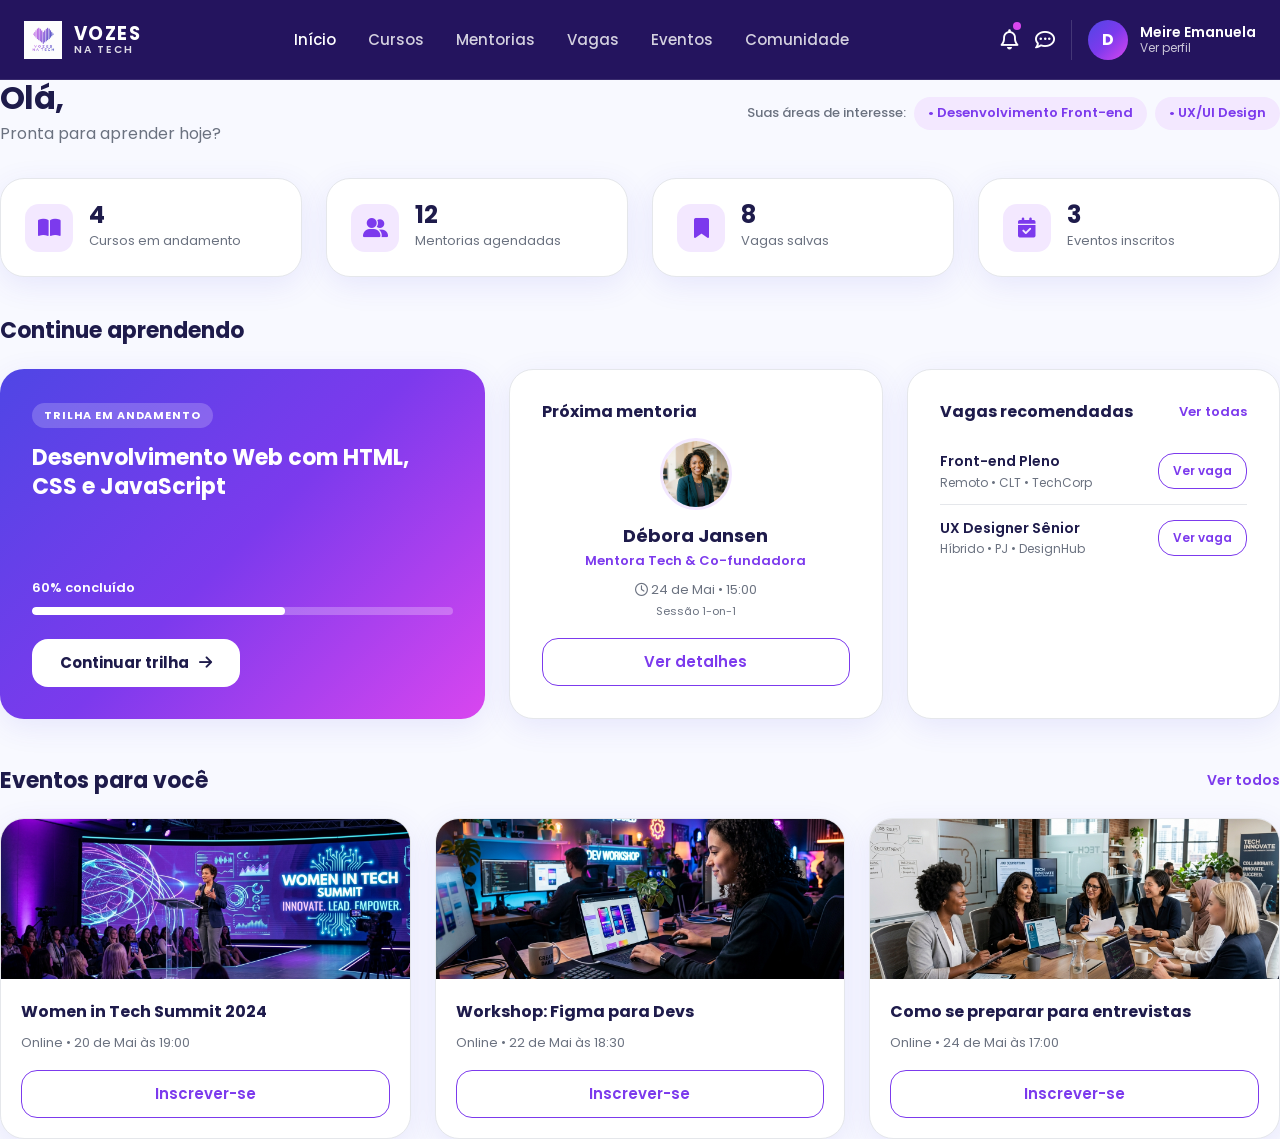
<file: dashboard.html>
<!DOCTYPE html>
<html lang="pt-BR">
<head>
  <meta charset="UTF-8" />
  <meta name="viewport" content="width=device-width, initial-scale=1.0" />
  <title>Dashboard | Vozes na Tech</title>
  <link rel="stylesheet" href="css/style.css" />
  <link rel="icon" href="assets/logo_vozes.png" />
  <link rel="stylesheet" href="https://cdnjs.cloudflare.com/ajax/libs/font-awesome/6.4.0/css/all.min.css" />
</head>
<body>

  <!-- NAVBAR -->
  <nav class="navbar-dark">
    <div class="container navbar-inner">
      <a href="index.html" class="logo">
        <img src="assets/logo_vozes.png" alt="Vozes na Tech" class="logo-img" />
        <div class="logo-text-brand">
          VOZES<br><small>NA TECH</small>
        </div>
      </a>

      <ul class="nav-menu">
        <li><a href="index.html" class="nav-link active">Início</a></li>
        <li><a href="#cursos" class="nav-link">Cursos</a></li>
        <li><a href="#mentorias" class="nav-link">Mentorias</a></li>
        <li><a href="#vagas" class="nav-link">Vagas</a></li>
        <li><a href="#eventos" class="nav-link">Eventos</a></li>
        <li><a href="#comunidade" class="nav-link">Comunidade</a></li>
      </ul>

      <div class="nav-actions">
        <a href="#" style="color: #FFFFFF; font-size: 20px; position: relative;">
          <i class="fa-regular fa-bell"></i>
          <span style="position: absolute; top: -2px; right: -2px; width: 8px; height: 8px; background: var(--accent); border-radius: 50%;"></span>
        </a>
        <a href="#" style="color: #FFFFFF; font-size: 20px;">
          <i class="fa-regular fa-comment-dots"></i>
        </a>
        <div style="display: flex; align-items: center; gap: 12px; padding-left: 16px; border-left: 1px solid rgba(255,255,255,0.15); cursor: pointer;" onclick="toggleSidebar()">
          <div style="width: 40px; height: 40px; border-radius: 50%; background: var(--grad-official); color: #FFF; font-weight: 700; display: grid; place-items: center; font-size: 16px;">
            D
          </div>
          <div style="color: #FFF; line-height: 1.2;">
            <div style="font-size: 14px; font-weight: 600;">Meire Emanuela</div>
            <div style="font-size: 12px; opacity: 0.75;">Ver perfil</div>
          </div>
        </div>
      </div>
    </div>
  </nav>

  <!-- DASHBOARD LAYOUT -->
  <div class="dash-layout">
    <!-- MAIN CONTENT -->
    <main class="dash-main">
      <div style="display: flex; align-items: center; justify-content: space-between; margin-bottom: 32px;">
        <div>
          <h1 style="font-size: 32px; font-weight: 700; margin-bottom: 4px;">Olá,</h1>
          <p class="body">Pronta para aprender hoje?</p>
        </div>

        <div style="display: flex; align-items: center; gap: 8px;">
          <span style="font-size: 13px; color: var(--secondary-text); font-weight: 500;">Suas áreas de interesse:</span>
          <span style="background: #F3E8FF; color: var(--secondary); font-size: 13px; font-weight: 600; padding: 6px 14px; border-radius: var(--radius-pill);">• Desenvolvimento Front-end</span>
          <span style="background: #F3E8FF; color: var(--secondary); font-size: 13px; font-weight: 600; padding: 6px 14px; border-radius: var(--radius-pill);">• UX/UI Design</span>
        </div>
      </div>

      <!-- METRICS GRID -->
      <div class="grid-4" style="margin-bottom: 40px;">
        <div class="card" style="padding: 24px; display: flex; align-items: center; gap: 16px;">
          <div style="width: 48px; height: 48px; border-radius: 14px; background: #F3E8FF; color: var(--secondary); display: grid; place-items: center; font-size: 20px;">
            <i class="fa-solid fa-book-open"></i>
          </div>
          <div>
            <div style="font-size: 24px; font-weight: 700; line-height: 1;">4</div>
            <div style="font-size: 13px; color: var(--secondary-text); margin-top: 4px;">Cursos em andamento</div>
          </div>
        </div>

        <div class="card" style="padding: 24px; display: flex; align-items: center; gap: 16px;">
          <div style="width: 48px; height: 48px; border-radius: 14px; background: #F3E8FF; color: var(--secondary); display: grid; place-items: center; font-size: 20px;">
            <i class="fa-solid fa-user-group"></i>
          </div>
          <div>
            <div style="font-size: 24px; font-weight: 700; line-height: 1;">12</div>
            <div style="font-size: 13px; color: var(--secondary-text); margin-top: 4px;">Mentorias agendadas</div>
          </div>
        </div>

        <div class="card" style="padding: 24px; display: flex; align-items: center; gap: 16px;">
          <div style="width: 48px; height: 48px; border-radius: 14px; background: #F3E8FF; color: var(--secondary); display: grid; place-items: center; font-size: 20px;">
            <i class="fa-solid fa-bookmark"></i>
          </div>
          <div>
            <div style="font-size: 24px; font-weight: 700; line-height: 1;">8</div>
            <div style="font-size: 13px; color: var(--secondary-text); margin-top: 4px;">Vagas salvas</div>
          </div>
        </div>

        <div class="card" style="padding: 24px; display: flex; align-items: center; gap: 16px;">
          <div style="width: 48px; height: 48px; border-radius: 14px; background: #F3E8FF; color: var(--secondary); display: grid; place-items: center; font-size: 20px;">
            <i class="fa-solid fa-calendar-check"></i>
          </div>
          <div>
            <div style="font-size: 24px; font-weight: 700; line-height: 1;">3</div>
            <div style="font-size: 13px; color: var(--secondary-text); margin-top: 4px;">Eventos inscritos</div>
          </div>
        </div>
      </div>

      <!-- CONTINUE APRENDENDO -->
      <h3 style="font-size: 22px; font-weight: 700; margin-bottom: 24px;">Continue aprendendo</h3>

      <div style="display: grid; grid-template-columns: 1.3fr 1fr 1fr; gap: 24px; margin-bottom: 48px;">
        <!-- TRAIL CARD -->
        <div style="background: var(--dark-bg); background-image: var(--grad-official); color: #FFFFFF; border-radius: var(--radius-card); padding: 32px; display: flex; flex-direction: column; justify-content: space-between; position: relative; overflow: hidden; box-shadow: var(--shadow-card);">
          <div>
            <span style="display: inline-block; background: rgba(255,255,255,0.2); padding: 4px 12px; border-radius: var(--radius-pill); font-size: 11px; font-weight: 700; letter-spacing: 0.08em; margin-bottom: 16px; text-transform: uppercase;">TRILHA EM ANDAMENTO</span>
            <h4 style="color: #FFFFFF; font-size: 22px; font-weight: 700; margin-bottom: 20px; line-height: 1.3;">Desenvolvimento Web com HTML, CSS e JavaScript</h4>
          </div>

          <div>
            <div style="display: flex; justify-content: space-between; font-size: 13px; margin-bottom: 8px; font-weight: 600;">
              <span>60% concluído</span>
            </div>
            <div style="height: 8px; background: rgba(255,255,255,0.25); border-radius: 999px; overflow: hidden; margin-bottom: 24px;">
              <div style="width: 60%; height: 100%; background: #FFFFFF; border-radius: 999px;"></div>
            </div>

            <a href="#" class="btn btn-secondary" style="background: #FFFFFF; color: var(--primary-text); border: none; font-weight: 700;">
              Continuar trilha <i class="fa-solid fa-arrow-right"></i>
            </a>
          </div>
        </div>

        <!-- MENTOR CARD -->
        <div class="card" style="display: flex; flex-direction: column; align-items: center; text-align: center; justify-content: space-between;">
          <h4 style="font-size: 16px; font-weight: 700; align-self: flex-start; margin-bottom: 16px;">Próxima mentoria</h4>
          <div>
            <img src="assets/debora.jpg" alt="Débora Jansen" style="width: 72px; height: 72px; border-radius: 50%; object-fit: cover; border: 3px solid #F3E8FF; margin: 0 auto 12px;" />
            <h5 style="font-size: 18px; font-weight: 700;">Débora Jansen</h5>
            <p style="font-size: 13px; color: var(--secondary); font-weight: 600;">Mentora Tech & Co-fundadora</p>
            <p style="font-size: 13px; color: var(--secondary-text); margin-top: 8px;">
              <i class="fa-regular fa-clock"></i> 24 de Mai • 15:00 <br><span style="font-size: 11px;">Sessão 1-on-1</span>
            </p>
          </div>
          <button class="btn btn-secondary" style="width: 100%; margin-top: 16px;">Ver detalhes</button>
        </div>

        <!-- JOBS CARD -->
        <div class="card">
          <div style="display: flex; align-items: center; justify-content: space-between; margin-bottom: 16px;">
            <h4 style="font-size: 16px; font-weight: 700;">Vagas recomendadas</h4>
            <a href="#" style="font-size: 13px; color: var(--secondary); font-weight: 600;">Ver todas</a>
          </div>

          <div style="padding: 12px 0; border-bottom: 1px solid var(--border-color); display: flex; align-items: center; justify-content: space-between;">
            <div>
              <h5 style="font-size: 14px; font-weight: 600;">Front-end Pleno</h5>
              <p style="font-size: 12px; color: var(--secondary-text);">Remoto • CLT • TechCorp</p>
            </div>
            <button class="btn btn-secondary" style="height: 36px; padding: 0 14px; font-size: 12px;">Ver vaga</button>
          </div>

          <div style="padding: 12px 0; display: flex; align-items: center; justify-content: space-between;">
            <div>
              <h5 style="font-size: 14px; font-weight: 600;">UX Designer Sênior</h5>
              <p style="font-size: 12px; color: var(--secondary-text);">Híbrido • PJ • DesignHub</p>
            </div>
            <button class="btn btn-secondary" style="height: 36px; padding: 0 14px; font-size: 12px;">Ver vaga</button>
          </div>
        </div>
      </div>

      <!-- EVENTOS PARA VOCÊ -->
      <div style="display: flex; align-items: center; justify-content: space-between; margin-bottom: 24px;">
        <h3 style="font-size: 22px; font-weight: 700;">Eventos para você</h3>
        <a href="#" style="font-size: 14px; color: var(--secondary); font-weight: 600;">Ver todos</a>
      </div>

      <div class="grid-3" id="eventos">
        <div class="card" style="padding: 0; overflow: hidden;">
          <img src="assets/event_summit.jpg" alt="Women in Tech Summit" style="height: 160px; width: 100%; object-fit: cover;" />
          <div style="padding: 20px;">
            <h5 style="font-size: 16px; font-weight: 700; margin-bottom: 8px;">Women in Tech Summit 2024</h5>
            <p style="font-size: 13px; color: var(--secondary-text); margin-bottom: 16px;">Online • 20 de Mai às 19:00</p>
            <button class="btn btn-secondary" style="width: 100%;">Inscrever-se</button>
          </div>
        </div>

        <div class="card" style="padding: 0; overflow: hidden;">
          <img src="assets/event_figma.jpg" alt="Workshop Figma para Devs" style="height: 160px; width: 100%; object-fit: cover;" />
          <div style="padding: 20px;">
            <h5 style="font-size: 16px; font-weight: 700; margin-bottom: 8px;">Workshop: Figma para Devs</h5>
            <p style="font-size: 13px; color: var(--secondary-text); margin-bottom: 16px;">Online • 22 de Mai às 18:30</p>
            <button class="btn btn-secondary" style="width: 100%;">Inscrever-se</button>
          </div>
        </div>

        <div class="card" style="padding: 0; overflow: hidden;">
          <img src="assets/event_interview.jpg" alt="Como se preparar para entrevistas tech" style="height: 160px; width: 100%; object-fit: cover;" />
          <div style="padding: 20px;">
            <h5 style="font-size: 16px; font-weight: 700; margin-bottom: 8px;">Como se preparar para entrevistas</h5>
            <p style="font-size: 13px; color: var(--secondary-text); margin-bottom: 16px;">Online • 24 de Mai às 17:00</p>
            <button class="btn btn-secondary" style="width: 100%;">Inscrever-se</button>
          </div>
        </div>
      </div>
    </main>

    <!-- RIGHT SIDEBAR (MEU PERFIL) 
    <aside class="dash-sidebar" id="profileSidebar">
      <div style="display: flex; align-items: center; justify-content: space-between; margin-bottom: 32px;">
        <div style="display: flex; align-items: center; gap: 8px; cursor: pointer; font-weight: 600;" onclick="history.back()">
          <i class="fa-solid fa-arrow-left"></i>
          <span>Meu Perfil</span>
        </div>
        <i class="fa-solid fa-gear" style="cursor: pointer;"></i>
      </div>

      <div style="text-align: center; margin-bottom: 24px;">
        <div style="width: 90px; height: 90px; border-radius: 50%; background: var(--grad-official); color: #FFF; font-size: 36px; font-weight: 700; display: grid; place-items: center; margin: 0 auto 16px; box-shadow: 0 8px 20px rgba(124,58,237,0.3);">
          D
        </div>
        <h3 style="color: #FFFFFF; font-size: 22px; font-weight: 700;">Davi Silva</h3>
        <p style="color: #D8B4FE; font-size: 14px; font-weight: 500;">Desenvolvedora Front-end</p>
        <p style="color: rgba(255,255,255,0.6); font-size: 13px;">São Paulo, SP • Brasil</p>
      </div>

      <p style="font-size: 14px; color: rgba(255,255,255,0.85); text-align: center; line-height: 1.5; margin-bottom: 24px; font-style: italic;">
        "Apaixonada por tecnologia e por criar soluções que impactam vidas. Em constante aprendizado!"
      </p>

      <div style="display: grid; grid-template-columns: repeat(3, 1fr); text-align: center; background: rgba(255,255,255,0.08); padding: 16px 12px; border-radius: var(--radius-btn); margin-bottom: 32px;">
        <div>
          <div style="font-size: 18px; font-weight: 700;">120</div>
          <div style="font-size: 11px; color: rgba(255,255,255,0.6);">Conexões</div>
        </div>
        <div>
          <div style="font-size: 18px; font-weight: 700;">8</div>
          <div style="font-size: 11px; color: rgba(255,255,255,0.6);">Mentorias</div>
        </div>
        <div>
          <div style="font-size: 18px; font-weight: 700;">4</div>
          <div style="font-size: 11px; color: rgba(255,255,255,0.6);">Cursos</div>
        </div>
      </div>

      <h4 style="color: #FFFFFF; font-size: 15px; font-weight: 600; margin-bottom: 12px;">Áreas de interesse</h4>
      <div style="display: flex; flex-wrap: wrap; gap: 8px; margin-bottom: 24px;">
        <span style="background: rgba(255,255,255,0.12); padding: 4px 12px; border-radius: var(--radius-pill); font-size: 12px; color: #FFFFFF;">Desenvolvimento Front-end</span>
        <span style="background: rgba(255,255,255,0.12); padding: 4px 12px; border-radius: var(--radius-pill); font-size: 12px; color: #FFFFFF;">UX/UI Design</span>
        <span style="background: rgba(255,255,255,0.12); padding: 4px 12px; border-radius: var(--radius-pill); font-size: 12px; color: #FFFFFF;">JavaScript</span>
        <span style="background: rgba(255,255,255,0.12); padding: 4px 12px; border-radius: var(--radius-pill); font-size: 12px; color: #FFFFFF;">React</span>
      </div>

      <h4 style="color: #FFFFFF; font-size: 15px; font-weight: 600; margin-bottom: 8px;">Resumo</h4>
      <p style="font-size: 13px; color: rgba(255,255,255,0.75); line-height: 1.5; margin-bottom: 32px;">
        Desenvolvedora Front-end com 3 anos de experiência em construção de interfaces modernas e acessíveis. Focada em criar experiências incríveis para as pessoas.
      </p>

      <h4 style="color: #FFFFFF; font-size: 15px; font-weight: 600; margin-bottom: 12px;">Conquistas</h4>
      <div style="display: flex; align-items: center; justify-content: space-around;">
        <div style="width: 44px; height: 44px; background: var(--grad-official); clip-path: polygon(50% 0%, 100% 25%, 100% 75%, 50% 100%, 0% 75%, 0% 25%); display: grid; place-items: center; color: #FFF; font-size: 18px;"><i class="fa-solid fa-award"></i></div>
        <div style="width: 44px; height: 44px; background: var(--grad-official); clip-path: polygon(50% 0%, 100% 25%, 100% 75%, 50% 100%, 0% 75%, 0% 25%); display: grid; place-items: center; color: #FFF; font-size: 18px;"><i class="fa-solid fa-fire"></i></div>
        <div style="width: 44px; height: 44px; background: var(--grad-official); clip-path: polygon(50% 0%, 100% 25%, 100% 75%, 50% 100%, 0% 75%, 0% 25%); display: grid; place-items: center; color: #FFF; font-size: 18px;"><i class="fa-solid fa-star"></i></div>
      </div>
    </aside>
  </div>

  <script>
    function toggleSidebar() {
      const sidebar = document.getElementById('profileSidebar');
      if (sidebar.style.display === 'none') {
        sidebar.style.display = 'block';
      } else {
        sidebar.style.display = 'block';
      }
    }
  </script>  -->
</body>
</html>
</file>
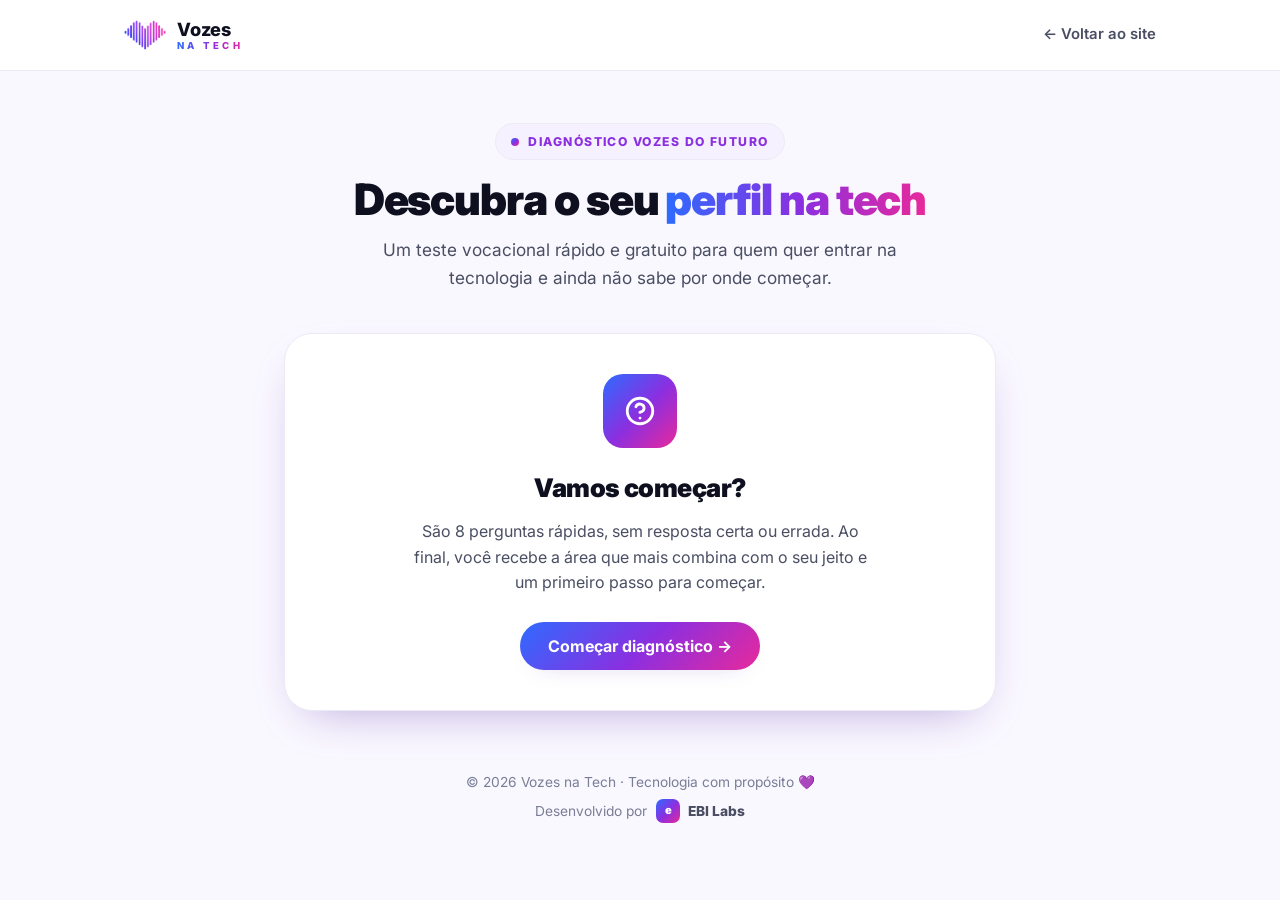
<file: diagnostico.html>
<!DOCTYPE html>
<html lang="pt-BR">
<head>
  <meta charset="UTF-8" />
  <meta name="viewport" content="width=device-width, initial-scale=1.0" />
  <title>Diagnóstico Vozes do Futuro | Vozes na Tech</title>
  <meta name="description" content="Teste vocacional gratuito: responda 8 perguntas e descubra qual área da tecnologia mais combina com o seu perfil." />
  <meta property="og:title" content="Diagnóstico Vozes do Futuro — Vozes na Tech" />
  <meta property="og:description" content="Descubra qual área da tecnologia mais combina com você." />
  <link rel="preconnect" href="https://fonts.googleapis.com" />
  <link rel="preconnect" href="https://fonts.gstatic.com" crossorigin />
  <link rel="stylesheet" href="https://fonts.googleapis.com/css2?family=Inter:wght@400;500;600;700;800;900&display=swap" />
  <link rel="icon" href="data:image/svg+xml,%3Csvg xmlns='http://www.w3.org/2000/svg' viewBox='0 0 32 32'%3E%3Cdefs%3E%3ClinearGradient id='g' x1='0' y1='0' x2='1' y2='0'%3E%3Cstop offset='0' stop-color='%232E6BFF'/%3E%3Cstop offset='.5' stop-color='%238B2FE0'/%3E%3Cstop offset='1' stop-color='%23E8299B'/%3E%3C/linearGradient%3E%3C/defs%3E%3Cpath fill='url(%23g)' d='M16 28C16 28 2 19 2 9.5 2 5.9 4.9 3 8.5 3 11 3 13.3 4.4 16 7.6 18.7 4.4 21 3 23.5 3 27.1 3 30 5.9 30 9.5 30 19 16 28 16 28Z'/%3E%3C/svg%3E" />
  <style>
    :root{
      --blue:#2E6BFF;--purple:#8B2FE0;--magenta:#E8299B;
      --ink:#0E1020;--ink-soft:#4A4E63;--muted:#797E96;--line:#ECEAF4;
      --bg:#FFFFFF;--bg-soft:#FAF8FF;--bg-tint:#F5F1FF;
      --grad:linear-gradient(90deg,var(--blue) 0%,var(--purple) 52%,var(--magenta) 100%);
      --grad-135:linear-gradient(135deg,var(--blue) 0%,var(--purple) 52%,var(--magenta) 100%);
      --shadow:0 18px 50px -24px rgba(74,32,160,.45);
      --shadow-sm:0 8px 26px -18px rgba(74,32,160,.4);
      --maxw:760px;
      --font:'Inter',-apple-system,BlinkMacSystemFont,'Segoe UI',Roboto,Helvetica,Arial,sans-serif;
    }
    *{box-sizing:border-box;margin:0;padding:0}
    html{scroll-behavior:smooth}
    body{font-family:var(--font);color:var(--ink);background:var(--bg-soft);line-height:1.6;-webkit-font-smoothing:antialiased}
    a{color:inherit;text-decoration:none}
    .wrap{width:100%;max-width:var(--maxw);margin:0 auto;padding:0 24px}
    .grad-text{background:var(--grad);-webkit-background-clip:text;background-clip:text;-webkit-text-fill-color:transparent;color:transparent}
    .eyebrow{display:inline-flex;align-items:center;gap:9px;font-size:.76rem;font-weight:800;letter-spacing:.12em;text-transform:uppercase;color:var(--purple);padding:8px 15px;border-radius:999px;background:var(--bg-tint);border:1px solid var(--line)}
    .eyebrow .dot{width:8px;height:8px;border-radius:50%;background:var(--grad-135)}
    .btn{display:inline-flex;align-items:center;justify-content:center;gap:9px;font-weight:700;font-size:1rem;padding:14px 28px;border-radius:999px;cursor:pointer;border:none;transition:transform .18s,box-shadow .18s;white-space:nowrap;font-family:inherit}
    .btn-primary{background:var(--grad-135);color:#fff;box-shadow:var(--shadow-sm)}
    .btn-primary:hover{transform:translateY(-2px);box-shadow:var(--shadow)}
    .btn-ghost{background:#fff;color:var(--ink);border:1.5px solid var(--line)}
    .btn-ghost:hover{border-color:var(--purple);color:var(--purple);transform:translateY(-2px)}

    /* Header */
    header{background:#fff;border-bottom:1px solid var(--line)}
    .nav{display:flex;align-items:center;justify-content:space-between;height:70px}
    .logo{display:inline-flex;align-items:center;gap:11px}
    .logo-word{font-weight:800;font-size:1.14rem;letter-spacing:-.01em;line-height:1}
    .logo-word small{display:block;font-size:.6rem;font-weight:800;letter-spacing:.34em;margin-top:3px}
    .back{font-weight:600;font-size:.93rem;color:var(--ink-soft);display:inline-flex;align-items:center;gap:7px}
    .back:hover{color:var(--purple)}

    .intro-head{text-align:center;padding:52px 0 8px}
    .intro-head h1{font-size:clamp(1.9rem,4.4vw,2.7rem);font-weight:900;letter-spacing:-.025em;line-height:1.1;margin:16px 0 12px}
    .intro-head p{color:var(--ink-soft);font-size:1.08rem;max-width:520px;margin:0 auto}

    /* Quiz */
    .quiz{max-width:720px;margin:34px auto 60px;background:#fff;border:1px solid var(--line);border-radius:28px;box-shadow:var(--shadow);padding:40px;position:relative;overflow:hidden}
    .quiz-stage{animation:qfade .4s ease}
    @keyframes qfade{from{opacity:0;transform:translateY(8px)}to{opacity:1;transform:none}}
    .quiz-intro{text-align:center}
    .quiz-intro .qbig{width:74px;height:74px;border-radius:20px;margin:0 auto 20px;display:grid;place-items:center;background:var(--grad-135);color:#fff}
    .quiz-intro h3{font-size:1.6rem;font-weight:900;letter-spacing:-.02em;margin-bottom:10px}
    .quiz-intro p{color:var(--ink-soft);max-width:460px;margin:0 auto 26px}
    .qtop{display:flex;align-items:center;gap:16px;margin-bottom:22px}
    .qtop span{font-size:.85rem;font-weight:700;color:var(--muted);white-space:nowrap}
    .qbar{flex:1;height:8px;border-radius:99px;background:var(--bg-tint);overflow:hidden}
    .qbar i{display:block;height:100%;width:0;background:var(--grad);border-radius:99px;transition:width .35s ease}
    .qtext{font-size:1.32rem;font-weight:800;letter-spacing:-.01em;margin-bottom:22px;line-height:1.25}
    .qopt{display:flex;align-items:center;gap:14px;width:100%;text-align:left;background:#fff;border:1.5px solid var(--line);border-radius:14px;padding:15px 18px;margin-bottom:12px;font-weight:600;font-size:1rem;color:var(--ink);cursor:pointer;transition:.18s;font-family:inherit}
    .qopt:hover{border-color:var(--purple);background:var(--bg-tint);transform:translateX(3px)}
    .qopt .qk{width:30px;height:30px;flex-shrink:0;border-radius:9px;display:grid;place-items:center;font-weight:800;font-size:.9rem;background:var(--bg-tint);color:var(--purple);transition:.18s}
    .qopt:hover .qk{background:var(--grad-135);color:#fff}
    .qback{margin-top:8px;background:none;border:none;color:var(--muted);font-weight:600;cursor:pointer;font-size:.9rem;font-family:inherit;padding:4px}
    .qback:hover{color:var(--purple)}
    .qback[hidden]{display:none}
    .qresult{text-align:center}
    .qr-badge{display:inline-block;font-size:.76rem;font-weight:800;letter-spacing:.12em;text-transform:uppercase;color:var(--muted);margin-bottom:6px}
    .qr-ico{width:70px;height:70px;border-radius:20px;margin:0 auto 16px;display:grid;place-items:center;background:var(--grad-135);color:#fff}
    .qr-title{font-size:1.7rem;font-weight:900;letter-spacing:-.02em;background:var(--grad);-webkit-background-clip:text;background-clip:text;-webkit-text-fill-color:transparent;margin-bottom:8px;line-height:1.1}
    .qr-match{display:inline-block;font-weight:700;font-size:.9rem;color:var(--purple);background:var(--bg-tint);border:1px solid var(--line);padding:5px 14px;border-radius:999px;margin-bottom:16px}
    .qr-desc{color:var(--ink-soft);margin-bottom:20px;max-width:520px;margin-left:auto;margin-right:auto}
    .qr-roles{background:var(--bg-tint);border:1px solid var(--line);border-radius:14px;padding:16px 18px;margin-bottom:8px;font-size:.95rem;text-align:left}
    .qr-roles b{color:var(--ink)}
    .qr-bars{text-align:left;margin:22px 0 8px}
    .qr-bars>.h{font-size:.78rem;font-weight:800;letter-spacing:.1em;text-transform:uppercase;color:var(--muted);margin-bottom:14px}
    .qr-bar{margin-bottom:12px}
    .qr-bar .l{display:flex;justify-content:space-between;font-size:.86rem;font-weight:700;margin-bottom:6px}
    .qr-bar .l .p{color:var(--muted)}
    .qr-bar .t{height:9px;border-radius:99px;background:var(--bg-tint);overflow:hidden}
    .qr-bar .t i{display:block;height:100%;width:0;background:var(--grad);border-radius:99px;transition:width .7s ease}
    .qr-actions{display:flex;gap:12px;justify-content:center;flex-wrap:wrap;margin-top:20px}

    footer{text-align:center;padding:0 0 40px;color:var(--muted);font-size:.86rem}
    .ebi-credit{display:inline-flex;align-items:center;gap:9px;margin-top:6px}
    .ebi-credit a{display:inline-flex;align-items:center;gap:8px;font-weight:800;color:var(--ink-soft)}
    .ebi-credit a:hover{color:var(--purple)}
    .ebi-mark{display:inline-grid;place-items:center;width:24px;height:24px;border-radius:7px;background:var(--grad-135);color:#fff;font-weight:900;font-size:.7rem}
    @media(max-width:560px){.quiz{padding:28px 22px}}
    @media(max-width:400px){.btn{white-space:normal}}
  </style>
</head>
<body>

  <header>
    <div class="wrap nav" style="max-width:1080px">
      <a href="index.html" class="logo" aria-label="Vozes na Tech">
        <img src="assets/logo-heart.png" alt="Vozes na Tech" width="42" height="30" style="display:block" />
        <span class="logo-word">Vozes<small class="grad-text">NA TECH</small></span>
      </a>
      <a href="index.html" class="back">← Voltar ao site</a>
    </div>
  </header>

  <div class="wrap intro-head">
    <span class="eyebrow"><span class="dot"></span>Diagnóstico Vozes do Futuro</span>
    <h1>Descubra o seu <span class="grad-text">perfil na tech</span></h1>
    <p>Um teste vocacional rápido e gratuito para quem quer entrar na tecnologia e ainda não sabe por onde começar.</p>
  </div>

  <div class="wrap">
    <div class="quiz" id="quiz">
      <!-- Intro -->
      <div class="quiz-stage quiz-intro" id="quizIntro">
        <div class="qbig">
          <svg width="34" height="34" viewBox="0 0 24 24" fill="none" stroke="currentColor" stroke-width="2" stroke-linecap="round" stroke-linejoin="round"><circle cx="12" cy="12" r="9"/><path d="M9.1 9a3 3 0 0 1 5.8 1c0 2-3 3-3 3"/><path d="M12 17h.01"/></svg>
        </div>
        <h3>Vamos começar?</h3>
        <p>São 8 perguntas rápidas, sem resposta certa ou errada. Ao final, você recebe a área que mais combina com o seu jeito e um primeiro passo para começar.</p>
        <button class="btn btn-primary" id="qStart">Começar diagnóstico →</button>
      </div>

      <!-- Perguntas -->
      <div class="quiz-stage" id="quizPlay" hidden>
        <div class="qtop">
          <span id="qProg">Pergunta 1 de 8</span>
          <div class="qbar"><i id="qBarFill"></i></div>
        </div>
        <h3 class="qtext" id="qText"></h3>
        <div id="qOpts"></div>
        <button class="qback" id="qBack" hidden>← Voltar</button>
      </div>

      <!-- Resultado -->
      <div class="quiz-stage qresult" id="quizResult" hidden>
        <span class="qr-badge">Seu perfil</span>
        <div class="qr-ico" id="qrIco"></div>
        <div class="qr-title" id="qrTitle"></div>
        <div class="qr-match" id="qrMatch"></div>
        <p class="qr-desc" id="qrDesc"></p>
        <div class="qr-roles" id="qrRoles"></div>
        <div class="qr-roles" id="qrStep" style="margin-bottom:0"></div>
        <div class="qr-bars">
          <div class="h">Como suas respostas se distribuíram</div>
          <div id="qrBars"></div>
        </div>
        <div class="qr-actions">
          <a href="index.html#participe" class="btn btn-primary">Quero ser aluna →</a>
          <button class="btn btn-ghost" id="qRestart">Refazer diagnóstico</button>
        </div>
      </div>
    </div>
  </div>

  <footer>
    <p>© <span id="year">2026</span> Vozes na Tech · Tecnologia com propósito 💜</p>
    <div class="ebi-credit">
      <span>Desenvolvido por</span>
      <a href="https://ebilabs.com.br" target="_blank" rel="noopener"><span class="ebi-mark">e</span> EBI Labs</a>
    </div>
  </footer>

  <script>
    const AREAS = {
      front:   { nome:'UX & Front-end',                  desc:'Você se importa com quem usa a tecnologia. As áreas de UX/UI Design e Front-end unem criatividade e código para construir experiências bonitas, acessíveis e fáceis de usar.', roles:'UX/UI Designer, Desenvolvedora Front-end, Product Designer', step:'Comece por HTML, CSS e fundamentos de design de interfaces.' },
      back:    { nome:'Desenvolvimento & Back-end',       desc:'Você curte lógica e ver as coisas funcionando por baixo dos panos. O Back-end constrói as regras, APIs e sistemas que sustentam aplicações inteiras.', roles:'Desenvolvedora Back-end, Engenheira de Software, Full-stack', step:'Comece por lógica de programação e uma linguagem como Python ou JavaScript.' },
      dados:   { nome:'Dados & Inteligência Artificial',  desc:'Você gosta de analisar, encontrar padrões e transformar informação em decisão. É o mundo de Data Science, Analytics e IA, um dos que mais cresce na tecnologia.', roles:'Analista de Dados, Cientista de Dados, Engenheira de IA', step:'Comece por análise de dados com planilhas, SQL e Python.' },
      seg:     { nome:'Segurança da Informação',          desc:'Você pensa em como as coisas podem falhar e em como proteger pessoas e sistemas. É a área de Cybersecurity, cada vez mais essencial e valorizada.', roles:'Analista de Segurança, Pentester, Analista SOC', step:'Comece por redes, fundamentos de segurança e boas práticas.' },
      produto: { nome:'Produto & Gestão Ágil',            desc:'Você conecta pessoas, negócio e tecnologia. Gosta de organizar, priorizar e entender o que faz sentido construir. É o coração das decisões de um time de produto.', roles:'Product Owner, Product Manager, Scrum Master, Analista de Negócios', step:'Comece por fundamentos de produto e metodologias ágeis (Scrum e Kanban).' }
    };
    const AREA_ICON = {
      front:'<path d="M2 3h20v14H2z"/><path d="M8 21h8M12 17v4"/>',
      back:'<path d="m8 6-6 6 6 6"/><path d="m16 6 6 6-6 6"/>',
      dados:'<path d="M3 3v18h18"/><rect x="7" y="12" width="3" height="6"/><rect x="12" y="8" width="3" height="10"/><rect x="17" y="4" width="3" height="14"/>',
      seg:'<path d="M12 2 4 6v6c0 5 3.4 8.5 8 10 4.6-1.5 8-5 8-10V6l-8-4Z"/>',
      produto:'<path d="M9 11V6a3 3 0 0 1 6 0v5"/><rect x="4" y="11" width="16" height="10" rx="2"/>'
    };
    const QUESTIONS = [
      { q:'Num trabalho em grupo, o papel que você assume naturalmente é:', o:[
        {t:'Cuidar da aparência e da experiência de quem vai usar', a:'front'},
        {t:'Resolver a parte mais difícil da lógica', a:'back'},
        {t:'Organizar as informações e conferir se os números batem', a:'dados'},
        {t:'Alinhar o time e manter todo mundo no mesmo ritmo', a:'produto'} ]},
      { q:'O tipo de desafio que mais te empolga:', o:[
        {t:'Transformar uma ideia em algo bonito e fácil de usar', a:'front'},
        {t:'Descobrir por que algo não funciona e consertar', a:'back'},
        {t:'Encontrar um padrão escondido dentro de muitos dados', a:'dados'},
        {t:'Proteger sistemas e informações de ataques', a:'seg'} ]},
      { q:'Uma manchete que faria você parar para ler:', o:[
        {t:'Como o design de um app conquistou milhões de pessoas', a:'front'},
        {t:'O que os dados revelam sobre o comportamento das pessoas', a:'dados'},
        {t:'Como uma empresa foi hackeada (e como se proteger)', a:'seg'},
        {t:'Os bastidores de como um produto digital foi construído', a:'produto'} ]},
      { q:'Do que você mais gosta no dia a dia:', o:[
        {t:'Trabalhar com cores, layout e protótipos', a:'front'},
        {t:'Escrever a lógica que faz tudo funcionar', a:'back'},
        {t:'Investigar falhas e pensar em cenários de risco', a:'seg'},
        {t:'Conversar com pessoas e priorizar o que construir', a:'produto'} ]},
      { q:'Numa equipe de tecnologia, você se imagina:', o:[
        {t:'Programando as regras por trás das telas', a:'back'},
        {t:'Analisando dados para orientar decisões', a:'dados'},
        {t:'Cuidando da segurança e respondendo a incidentes', a:'seg'},
        {t:'Definindo o roadmap e as prioridades do produto', a:'produto'} ]},
      { q:'O elogio que você mais gostaria de ouvir:', o:[
        {t:'Ficou lindo e super fácil de usar!', a:'front'},
        {t:'Que solução inteligente para esse problema!', a:'back'},
        {t:'Sua análise mudou a decisão do time!', a:'dados'},
        {t:'Você deixou o projeto muito mais organizado!', a:'produto'} ]},
      { q:'Seu jeito preferido de resolver um problema:', o:[
        {t:'Desenhando e prototipando de forma visual', a:'front'},
        {t:'Testando hipóteses passo a passo até funcionar', a:'back'},
        {t:'Com planilhas, gráficos e estatística', a:'dados'},
        {t:'Mapeando riscos e pontos de vulnerabilidade', a:'seg'} ]},
      { q:'Seu maior objetivo ao entrar na tecnologia:', o:[
        {t:'Criar produtos que as pessoas amem usar', a:'front'},
        {t:'Tomar decisões guiadas por dados e IA', a:'dados'},
        {t:'Proteger pessoas e informações no mundo digital', a:'seg'},
        {t:'Liderar projetos e conectar tecnologia a negócio', a:'produto'} ]}
    ];

    const KEYS = ['A','B','C','D'];
    const qIntro = document.getElementById('quizIntro');
    const qPlay  = document.getElementById('quizPlay');
    const qRes   = document.getElementById('quizResult');
    const qText  = document.getElementById('qText');
    const qOpts  = document.getElementById('qOpts');
    const qProg  = document.getElementById('qProg');
    const qBarFill = document.getElementById('qBarFill');
    const qBack  = document.getElementById('qBack');
    let answers = [];

    function show(stage){ [qIntro,qPlay,qRes].forEach(s=>s.hidden=(s!==stage)); }

    function renderQuestion(i){
      const item = QUESTIONS[i];
      qProg.textContent = `Pergunta ${i+1} de ${QUESTIONS.length}`;
      qBarFill.style.width = ((i)/QUESTIONS.length*100) + '%';
      qText.textContent = item.q;
      qOpts.innerHTML = '';
      item.o.forEach((opt,idx) => {
        const b = document.createElement('button');
        b.className = 'qopt';
        b.innerHTML = `<span class="qk">${KEYS[idx]}</span> ${opt.t}`;
        b.addEventListener('click', () => {
          answers[i] = opt.a;
          if(i+1 < QUESTIONS.length){ renderQuestion(i+1); }
          else { showResult(); }
        });
        qOpts.appendChild(b);
      });
      qBack.hidden = (i === 0);
      qBack.onclick = () => renderQuestion(i-1);
    }

    function showResult(){
      const tally = {front:0,back:0,dados:0,seg:0,produto:0};
      answers.forEach(a => { if(a) tally[a]++; });
      const total = answers.length || 1;
      const ranked = Object.keys(tally).sort((a,b)=>tally[b]-tally[a]);
      const win = ranked[0];
      const info = AREAS[win];
      const matchPct = Math.round(tally[win]/total*100);

      document.getElementById('qrIco').innerHTML =
        `<svg width="32" height="32" viewBox="0 0 24 24" fill="none" stroke="currentColor" stroke-width="2" stroke-linecap="round" stroke-linejoin="round">${AREA_ICON[win]}</svg>`;
      document.getElementById('qrTitle').textContent = info.nome;
      document.getElementById('qrMatch').textContent = `${matchPct}% de afinidade com o seu perfil`;
      document.getElementById('qrDesc').textContent = info.desc;
      document.getElementById('qrRoles').innerHTML = `<b>Carreiras possíveis:</b> ${info.roles}`;
      document.getElementById('qrStep').innerHTML = `<b>Primeiro passo:</b> ${info.step}`;

      const bars = document.getElementById('qrBars');
      bars.innerHTML = '';
      ranked.forEach(k => {
        const pct = Math.round(tally[k]/total*100);
        const row = document.createElement('div');
        row.className = 'qr-bar';
        row.innerHTML = `<div class="l"><span>${AREAS[k].nome}</span><span class="p">${pct}%</span></div><div class="t"><i></i></div>`;
        bars.appendChild(row);
        requestAnimationFrame(()=>{ row.querySelector('i').style.width = pct + '%'; });
      });

      show(qRes);
      document.getElementById('quiz').scrollIntoView({behavior:'smooth', block:'start'});
    }

    document.getElementById('qStart').addEventListener('click', () => { answers=[]; show(qPlay); renderQuestion(0); });
    document.getElementById('qRestart').addEventListener('click', () => { answers=[]; show(qIntro); document.getElementById('quiz').scrollIntoView({behavior:'smooth', block:'start'}); });
    document.getElementById('year').textContent = new Date().getFullYear();
  </script>
</body>
</html>
</file>
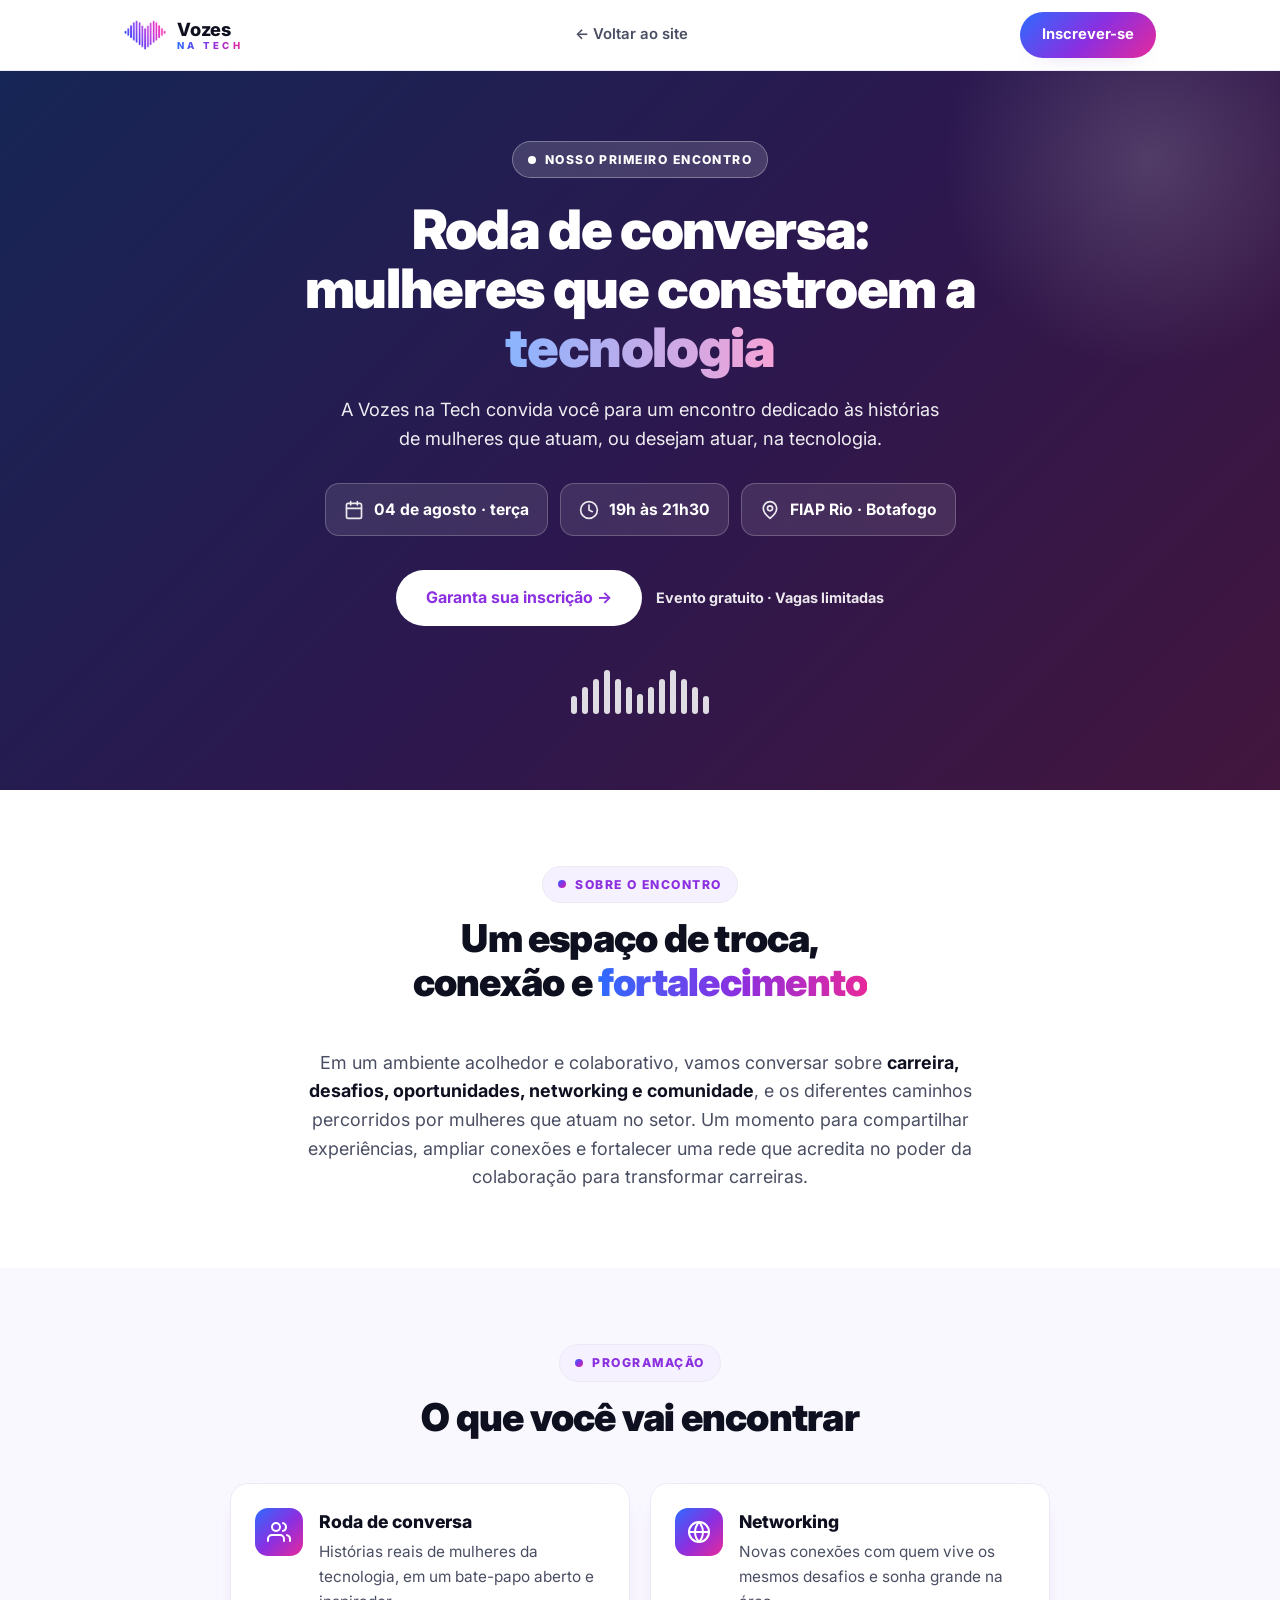
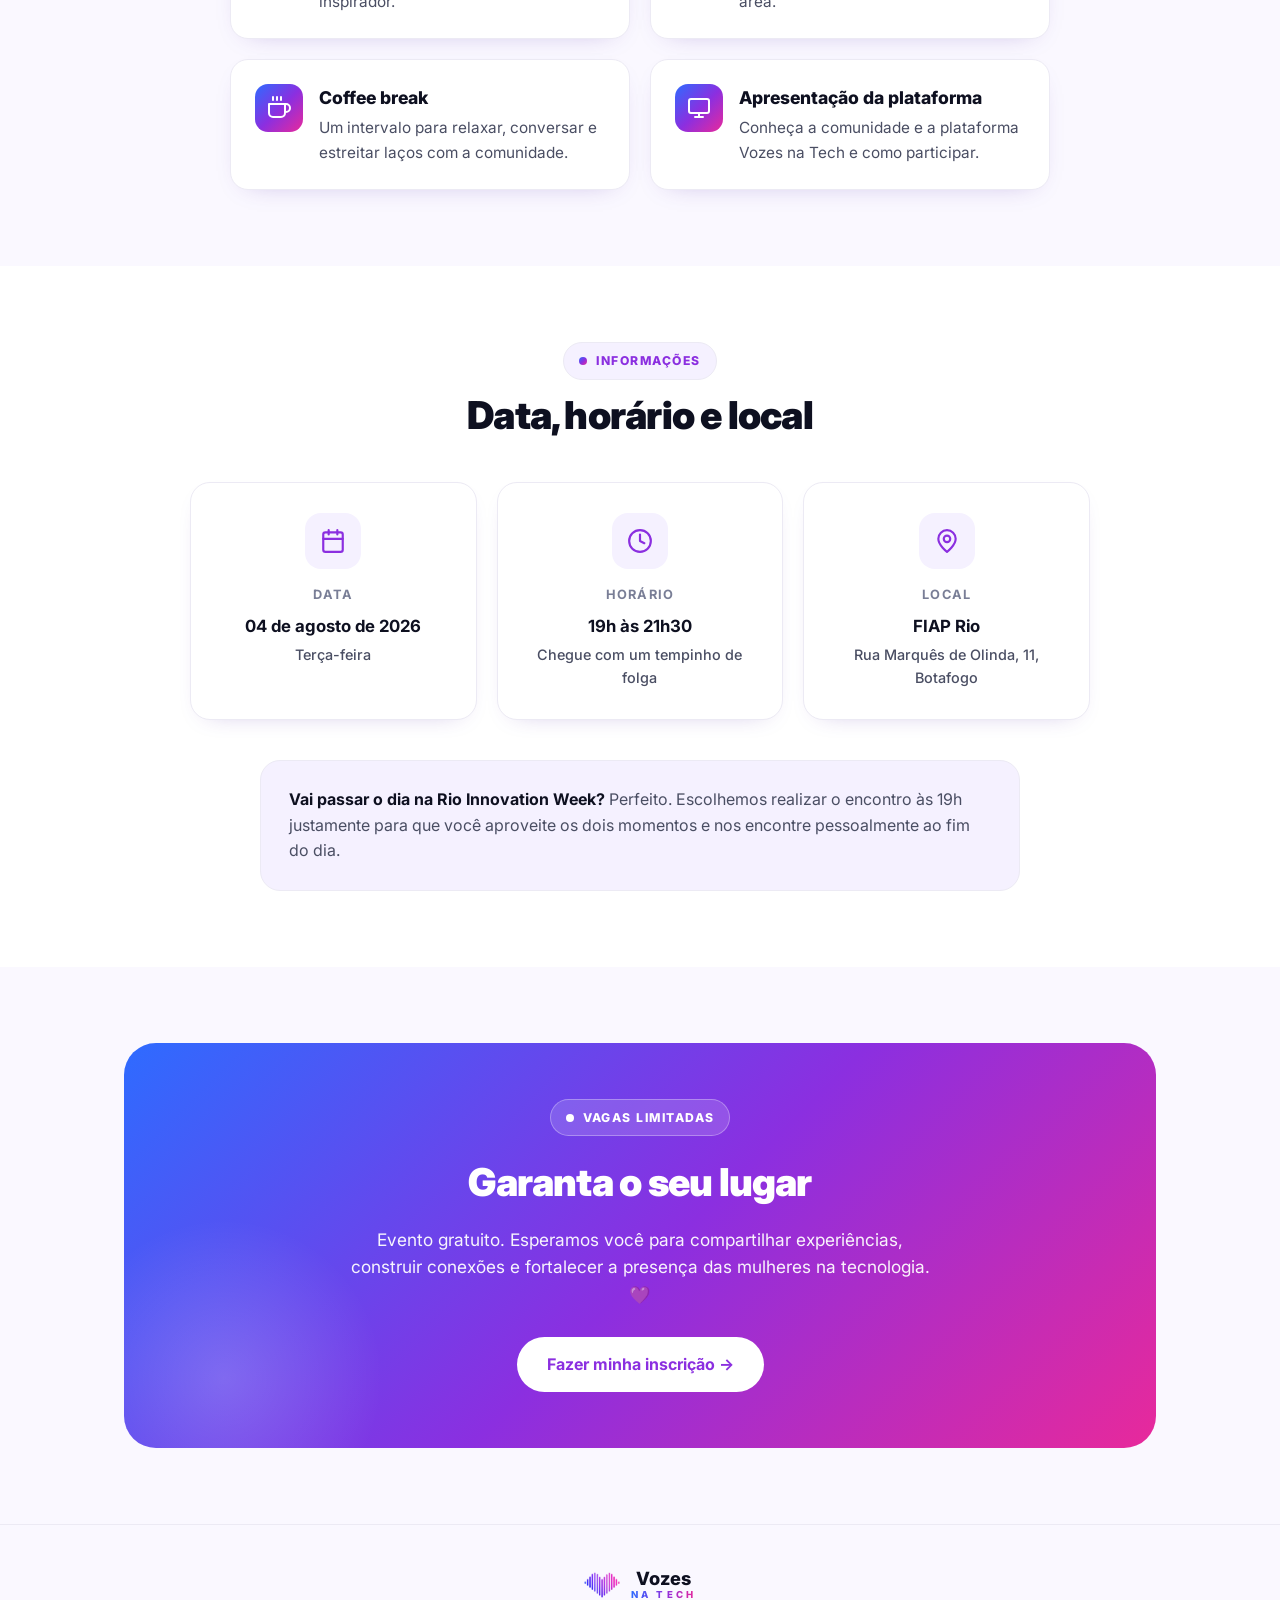
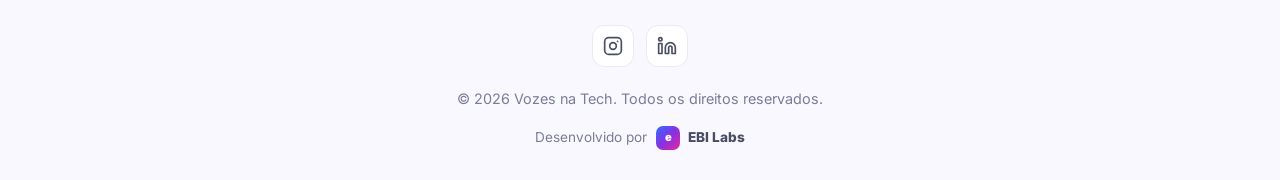
<file: encontro.html>
<!DOCTYPE html>
<html lang="pt-BR">
<head>
  <meta charset="UTF-8" />
  <meta name="viewport" content="width=device-width, initial-scale=1.0" />
  <title>1º Encontro Vozes na Tech | FIAP Rio, 04/08</title>
  <meta name="description" content="Roda de conversa dedicada às histórias de mulheres que constroem a tecnologia. 04 de agosto de 2026, 19h, FIAP Rio – Botafogo. Evento gratuito, vagas limitadas." />
  <meta property="og:title" content="1º Encontro Vozes na Tech — FIAP Rio, 04/08" />
  <meta property="og:description" content="Roda de conversa, networking e coffee break. Evento gratuito, vagas limitadas." />
  <meta property="og:type" content="website" />
  <link rel="preconnect" href="https://fonts.googleapis.com" />
  <link rel="preconnect" href="https://fonts.gstatic.com" crossorigin />
  <link rel="stylesheet" href="https://fonts.googleapis.com/css2?family=Inter:wght@400;500;600;700;800;900&display=swap" />
  <link rel="icon" href="data:image/svg+xml,%3Csvg xmlns='http://www.w3.org/2000/svg' viewBox='0 0 32 32'%3E%3Cdefs%3E%3ClinearGradient id='g' x1='0' y1='0' x2='1' y2='0'%3E%3Cstop offset='0' stop-color='%232E6BFF'/%3E%3Cstop offset='.5' stop-color='%238B2FE0'/%3E%3Cstop offset='1' stop-color='%23E8299B'/%3E%3C/linearGradient%3E%3C/defs%3E%3Cpath fill='url(%23g)' d='M16 28C16 28 2 19 2 9.5 2 5.9 4.9 3 8.5 3 11 3 13.3 4.4 16 7.6 18.7 4.4 21 3 23.5 3 27.1 3 30 5.9 30 9.5 30 19 16 28 16 28Z'/%3E%3C/svg%3E" />
  <style>
    :root{
      --blue:#2E6BFF;--purple:#8B2FE0;--magenta:#E8299B;
      --ink:#0E1020;--ink-soft:#4A4E63;--muted:#797E96;--line:#ECEAF4;
      --bg:#FFFFFF;--bg-soft:#FAF8FF;--bg-tint:#F5F1FF;
      --grad:linear-gradient(90deg,var(--blue) 0%,var(--purple) 52%,var(--magenta) 100%);
      --grad-135:linear-gradient(135deg,var(--blue) 0%,var(--purple) 52%,var(--magenta) 100%);
      --shadow:0 18px 50px -24px rgba(74,32,160,.45);
      --shadow-sm:0 8px 26px -18px rgba(74,32,160,.4);
      --maxw:1080px;
      --font:'Inter',-apple-system,BlinkMacSystemFont,'Segoe UI',Roboto,Helvetica,Arial,sans-serif;
    }
    *{box-sizing:border-box;margin:0;padding:0}
    html{scroll-behavior:smooth}
    body{font-family:var(--font);color:var(--ink);background:var(--bg);line-height:1.6;-webkit-font-smoothing:antialiased}
    a{color:inherit;text-decoration:none}
    .wrap{width:100%;max-width:var(--maxw);margin:0 auto;padding:0 24px}
    .grad-text{background:var(--grad);-webkit-background-clip:text;background-clip:text;-webkit-text-fill-color:transparent;color:transparent}
    .eyebrow{display:inline-flex;align-items:center;gap:9px;font-size:.76rem;font-weight:800;letter-spacing:.12em;text-transform:uppercase;color:var(--purple);padding:8px 15px;border-radius:999px;background:var(--bg-tint);border:1px solid var(--line)}
    .eyebrow.on-dark{background:rgba(255,255,255,.15);border-color:rgba(255,255,255,.3);color:#fff}
    .eyebrow .dot{width:8px;height:8px;border-radius:50%;background:var(--grad-135)}
    .eyebrow.on-dark .dot{background:#fff;animation:blink 1.6s ease-out infinite}
    @keyframes blink{0%{box-shadow:0 0 0 0 rgba(255,255,255,.6)}70%{box-shadow:0 0 0 8px rgba(255,255,255,0)}100%{box-shadow:0 0 0 0 rgba(255,255,255,0)}}

    .btn{display:inline-flex;align-items:center;justify-content:center;gap:9px;font-weight:700;font-size:1rem;padding:15px 30px;border-radius:999px;cursor:pointer;border:none;transition:transform .18s,box-shadow .18s;white-space:nowrap;font-family:inherit}
    .btn-primary{background:var(--grad-135);color:#fff;box-shadow:var(--shadow-sm)}
    .btn-primary:hover{transform:translateY(-2px);box-shadow:var(--shadow)}
    .btn-white{background:#fff;color:var(--purple)}
    .btn-white:hover{transform:translateY(-2px);box-shadow:0 14px 30px -16px rgba(0,0,0,.5)}
    .btn-ghost{background:#fff;color:var(--ink);border:1.5px solid var(--line)}
    .btn-ghost:hover{border-color:var(--purple);color:var(--purple);transform:translateY(-2px)}

    /* Header */
    header{position:sticky;top:0;z-index:50;background:rgba(255,255,255,.85);backdrop-filter:saturate(160%) blur(14px);border-bottom:1px solid var(--line)}
    .nav{display:flex;align-items:center;justify-content:space-between;height:70px}
    .logo{display:inline-flex;align-items:center;gap:11px}
    .logo-word{font-weight:800;font-size:1.14rem;letter-spacing:-.01em;line-height:1}
    .logo-word small{display:block;font-size:.6rem;font-weight:800;letter-spacing:.34em;margin-top:3px}
    .back{font-weight:600;font-size:.93rem;color:var(--ink-soft);display:inline-flex;align-items:center;gap:7px}
    .back:hover{color:var(--purple)}
    .nav-cta .btn{padding:11px 22px;font-size:.92rem}
    @media(max-width:620px){.nav-cta{display:none}}

    /* Hero */
    .hero{position:relative;overflow:hidden;color:#fff;background:#0E1020}
    .hero::before{content:"";position:absolute;inset:0;background:var(--grad-135);opacity:.24}
    .hero::after{content:"";position:absolute;top:-120px;right:-80px;width:420px;height:420px;background:radial-gradient(circle,rgba(255,255,255,.16),transparent 70%);border-radius:50%}
    .hero-inner{position:relative;z-index:1;padding:70px 0 76px;text-align:center}
    .hero h1{font-size:clamp(2.1rem,5vw,3.4rem);font-weight:900;letter-spacing:-.025em;line-height:1.08;margin:22px auto 18px;max-width:820px}
    .hero .sub{font-size:1.14rem;opacity:.92;max-width:620px;margin:0 auto 30px}
    .chips{display:flex;flex-wrap:wrap;gap:12px;justify-content:center;margin-bottom:34px}
    .chip{display:inline-flex;align-items:center;gap:10px;background:rgba(255,255,255,.1);border:1px solid rgba(255,255,255,.22);border-radius:14px;padding:13px 18px;font-weight:700;font-size:.98rem}
    .chip svg{opacity:.9;flex-shrink:0}
    .hero-actions{display:flex;flex-wrap:wrap;gap:14px;justify-content:center;align-items:center}
    .hero-free{font-weight:700;font-size:.9rem;opacity:.9}

    /* Wave divider */
    .wave-strip{display:flex;align-items:flex-end;justify-content:center;gap:5px;height:44px;margin-top:44px}
    .wave-strip i{width:6px;border-radius:99px;background:rgba(255,255,255,.85)}

    /* Sections */
    .sec{padding:76px 0}
    .sec.tint{background:var(--bg-soft)}
    .sec-head{max-width:640px;margin:0 auto 44px;text-align:center}
    .sec-head h2{font-size:clamp(1.7rem,3.4vw,2.4rem);font-weight:900;letter-spacing:-.02em;line-height:1.14;margin:14px 0 14px}
    .sec-head p{font-size:1.06rem;color:var(--ink-soft)}
    .lead-copy{max-width:720px;margin:0 auto;color:var(--ink-soft);font-size:1.12rem;text-align:center}
    .lead-copy strong{color:var(--ink)}

    /* Highlights grid */
    .feats{display:grid;grid-template-columns:repeat(2,1fr);gap:20px;max-width:820px;margin:0 auto}
    .feat{display:flex;gap:16px;align-items:flex-start;background:#fff;border:1px solid var(--line);border-radius:18px;padding:24px;box-shadow:var(--shadow-sm)}
    .feat .fi{width:48px;height:48px;flex-shrink:0;border-radius:13px;display:grid;place-items:center;background:var(--grad-135);color:#fff}
    .feat h3{font-size:1.1rem;font-weight:800;margin-bottom:4px}
    .feat p{color:var(--ink-soft);font-size:.96rem}

    /* Info cards (data/hora/local) */
    .info{display:grid;grid-template-columns:repeat(3,1fr);gap:20px;max-width:900px;margin:0 auto}
    .icard{background:#fff;border:1px solid var(--line);border-radius:20px;padding:30px 26px;text-align:center;box-shadow:var(--shadow-sm)}
    .icard .ii{width:56px;height:56px;margin:0 auto 16px;border-radius:16px;display:grid;place-items:center;background:var(--bg-tint);color:var(--purple)}
    .icard h3{font-size:.8rem;letter-spacing:.1em;text-transform:uppercase;color:var(--muted);margin-bottom:8px}
    .icard p{font-weight:700;font-size:1.05rem}
    .icard p small{display:block;font-weight:500;color:var(--ink-soft);font-size:.9rem;margin-top:3px}

    /* Note band */
    .note-band{max-width:760px;margin:40px auto 0;background:var(--bg-tint);border:1px solid var(--line);border-radius:20px;padding:26px 28px;color:var(--ink-soft);font-size:1rem}
    .note-band b{color:var(--ink)}

    /* CTA final */
    .cta{border-radius:32px;background:var(--grad-135);color:#fff;padding:56px;text-align:center;position:relative;overflow:hidden}
    .cta::after{content:"";position:absolute;bottom:-90px;left:-60px;width:320px;height:320px;background:radial-gradient(circle,rgba(255,255,255,.18),transparent 70%);border-radius:50%}
    .cta-inner{position:relative;z-index:1;max-width:600px;margin:0 auto}
    .cta h2{font-size:clamp(1.7rem,3.4vw,2.4rem);font-weight:900;letter-spacing:-.02em;margin-bottom:12px}
    .cta p{opacity:.94;font-size:1.08rem;margin-bottom:28px}

    /* Footer */
    footer{background:var(--bg-soft);border-top:1px solid var(--line);padding:44px 0 30px;text-align:center}
    .socials{display:flex;gap:12px;justify-content:center;margin:20px 0}
    .socials a{width:42px;height:42px;border-radius:12px;display:grid;place-items:center;background:#fff;border:1px solid var(--line);color:var(--ink-soft);transition:.2s}
    .socials a:hover{background:var(--grad-135);color:#fff;border-color:transparent;transform:translateY(-3px)}
    .foot-bottom{color:var(--muted);font-size:.9rem;margin-top:8px}
    .ebi-credit{display:inline-flex;align-items:center;gap:9px;margin-top:16px;font-size:.85rem;color:var(--muted)}
    .ebi-credit a{display:inline-flex;align-items:center;gap:8px;font-weight:800;color:var(--ink-soft)}
    .ebi-credit a:hover{color:var(--purple)}
    .ebi-mark{display:inline-grid;place-items:center;width:24px;height:24px;border-radius:7px;background:var(--grad-135);color:#fff;font-weight:900;font-size:.7rem}

    @media(max-width:760px){.feats,.info{grid-template-columns:1fr}.cta{padding:40px 24px}.sec{padding:56px 0}}
    @media(max-width:400px){.btn{white-space:normal}}
  </style>
</head>
<body>

  <header>
    <div class="wrap nav">
      <a href="index.html" class="logo" aria-label="Vozes na Tech">
        <img src="assets/logo-heart.png" alt="Vozes na Tech" width="42" height="30" style="display:block" />
        <span class="logo-word">Vozes<small class="grad-text">NA TECH</small></span>
      </a>
      <a href="index.html" class="back">← Voltar ao site</a>
      <div class="nav-cta">
        <a href="https://luma.com/vo6rcnuq" target="_blank" rel="noopener" class="btn btn-primary">Inscrever-se</a>
      </div>
    </div>
  </header>

  <!-- HERO -->
  <section class="hero">
    <div class="wrap hero-inner">
      <span class="eyebrow on-dark"><span class="dot"></span>Nosso primeiro encontro</span>
      <h1>Roda de conversa:<br>mulheres que constroem a <span class="grad-text" style="background:linear-gradient(90deg,#8ab4ff,#f5a3d6);-webkit-background-clip:text;background-clip:text;-webkit-text-fill-color:transparent">tecnologia</span></h1>
      <p class="sub">A Vozes na Tech convida você para um encontro dedicado às histórias de mulheres que atuam, ou desejam atuar, na tecnologia.</p>
      <div class="chips">
        <span class="chip"><svg width="20" height="20" viewBox="0 0 24 24" fill="none" stroke="currentColor" stroke-width="2" stroke-linecap="round" stroke-linejoin="round"><rect x="3" y="4" width="18" height="18" rx="2"/><path d="M16 2v4M8 2v4M3 10h18"/></svg>04 de agosto · terça</span>
        <span class="chip"><svg width="20" height="20" viewBox="0 0 24 24" fill="none" stroke="currentColor" stroke-width="2" stroke-linecap="round" stroke-linejoin="round"><circle cx="12" cy="12" r="10"/><path d="M12 6v6l4 2"/></svg>19h às 21h30</span>
        <span class="chip"><svg width="20" height="20" viewBox="0 0 24 24" fill="none" stroke="currentColor" stroke-width="2" stroke-linecap="round" stroke-linejoin="round"><path d="M20 10c0 6-8 12-8 12s-8-6-8-12a8 8 0 0 1 16 0Z"/><circle cx="12" cy="10" r="3"/></svg>FIAP Rio · Botafogo</span>
      </div>
      <div class="hero-actions">
        <a href="https://luma.com/vo6rcnuq" target="_blank" rel="noopener" class="btn btn-white">Garanta sua inscrição →</a>
        <span class="hero-free">Evento gratuito · Vagas limitadas</span>
      </div>
      <div class="wave-strip" id="wave"></div>
    </div>
  </section>

  <!-- SOBRE O ENCONTRO -->
  <section class="sec">
    <div class="wrap">
      <div class="sec-head">
        <span class="eyebrow"><span class="dot"></span>Sobre o encontro</span>
        <h2>Um espaço de troca,<br>conexão e <span class="grad-text">fortalecimento</span></h2>
      </div>
      <p class="lead-copy">Em um ambiente acolhedor e colaborativo, vamos conversar sobre <strong>carreira, desafios, oportunidades, networking e comunidade</strong>, e os diferentes caminhos percorridos por mulheres que atuam no setor. Um momento para compartilhar experiências, ampliar conexões e fortalecer uma rede que acredita no poder da colaboração para transformar carreiras.</p>
    </div>
  </section>

  <!-- VOCÊ VAI ENCONTRAR -->
  <section class="sec tint">
    <div class="wrap">
      <div class="sec-head">
        <span class="eyebrow"><span class="dot"></span>Programação</span>
        <h2>O que você vai encontrar</h2>
      </div>
      <div class="feats">
        <div class="feat">
          <div class="fi"><svg width="24" height="24" viewBox="0 0 24 24" fill="none" stroke="currentColor" stroke-width="2" stroke-linecap="round" stroke-linejoin="round"><path d="M17 21v-2a4 4 0 0 0-4-4H5a4 4 0 0 0-4 4v2"/><circle cx="9" cy="7" r="4"/><path d="M23 21v-2a4 4 0 0 0-3-3.87M16 3.13a4 4 0 0 1 0 7.75"/></svg></div>
          <div><h3>Roda de conversa</h3><p>Histórias reais de mulheres da tecnologia, em um bate-papo aberto e inspirador.</p></div>
        </div>
        <div class="feat">
          <div class="fi"><svg width="24" height="24" viewBox="0 0 24 24" fill="none" stroke="currentColor" stroke-width="2" stroke-linecap="round" stroke-linejoin="round"><circle cx="12" cy="12" r="10"/><path d="M2 12h20M12 2a15.3 15.3 0 0 1 4 10 15.3 15.3 0 0 1-4 10 15.3 15.3 0 0 1-4-10 15.3 15.3 0 0 1 4-10Z"/></svg></div>
          <div><h3>Networking</h3><p>Novas conexões com quem vive os mesmos desafios e sonha grande na área.</p></div>
        </div>
        <div class="feat">
          <div class="fi"><svg width="24" height="24" viewBox="0 0 24 24" fill="none" stroke="currentColor" stroke-width="2" stroke-linecap="round" stroke-linejoin="round"><path d="M18 8h1a4 4 0 0 1 0 8h-1M2 8h16v9a4 4 0 0 1-4 4H6a4 4 0 0 1-4-4Z"/><path d="M6 1v3M10 1v3M14 1v3"/></svg></div>
          <div><h3>Coffee break</h3><p>Um intervalo para relaxar, conversar e estreitar laços com a comunidade.</p></div>
        </div>
        <div class="feat">
          <div class="fi"><svg width="24" height="24" viewBox="0 0 24 24" fill="none" stroke="currentColor" stroke-width="2" stroke-linecap="round" stroke-linejoin="round"><rect x="2" y="3" width="20" height="14" rx="2"/><path d="M8 21h8M12 17v4"/></svg></div>
          <div><h3>Apresentação da plataforma</h3><p>Conheça a comunidade e a plataforma Vozes na Tech e como participar.</p></div>
        </div>
      </div>
    </div>
  </section>

  <!-- INFORMAÇÕES -->
  <section class="sec">
    <div class="wrap">
      <div class="sec-head">
        <span class="eyebrow"><span class="dot"></span>Informações</span>
        <h2>Data, horário e local</h2>
      </div>
      <div class="info">
        <div class="icard">
          <div class="ii"><svg width="26" height="26" viewBox="0 0 24 24" fill="none" stroke="currentColor" stroke-width="2" stroke-linecap="round" stroke-linejoin="round"><rect x="3" y="4" width="18" height="18" rx="2"/><path d="M16 2v4M8 2v4M3 10h18"/></svg></div>
          <h3>Data</h3><p>04 de agosto de 2026<small>Terça-feira</small></p>
        </div>
        <div class="icard">
          <div class="ii"><svg width="26" height="26" viewBox="0 0 24 24" fill="none" stroke="currentColor" stroke-width="2" stroke-linecap="round" stroke-linejoin="round"><circle cx="12" cy="12" r="10"/><path d="M12 6v6l4 2"/></svg></div>
          <h3>Horário</h3><p>19h às 21h30<small>Chegue com um tempinho de folga</small></p>
        </div>
        <div class="icard">
          <div class="ii"><svg width="26" height="26" viewBox="0 0 24 24" fill="none" stroke="currentColor" stroke-width="2" stroke-linecap="round" stroke-linejoin="round"><path d="M20 10c0 6-8 12-8 12s-8-6-8-12a8 8 0 0 1 16 0Z"/><circle cx="12" cy="10" r="3"/></svg></div>
          <h3>Local</h3><p>FIAP Rio<small>Rua Marquês de Olinda, 11, Botafogo</small></p>
        </div>
      </div>

      <div class="note-band">
        <b>Vai passar o dia na Rio Innovation Week?</b> Perfeito. Escolhemos realizar o encontro às 19h justamente para que você aproveite os dois momentos e nos encontre pessoalmente ao fim do dia.
      </div>
    </div>
  </section>

  <!-- CTA FINAL -->
  <section class="sec tint">
    <div class="wrap">
      <div class="cta">
        <div class="cta-inner">
          <span class="eyebrow on-dark"><span class="dot"></span>Vagas limitadas</span>
          <h2 style="margin-top:16px">Garanta o seu lugar</h2>
          <p>Evento gratuito. Esperamos você para compartilhar experiências, construir conexões e fortalecer a presença das mulheres na tecnologia. 💜</p>
          <a href="https://luma.com/vo6rcnuq" target="_blank" rel="noopener" class="btn btn-white">Fazer minha inscrição →</a>
        </div>
      </div>
    </div>
  </section>

  <!-- FOOTER -->
  <footer>
    <div class="wrap">
      <a href="index.html" class="logo" style="justify-content:center">
        <img src="assets/logo-heart.png" alt="Vozes na Tech" width="36" height="26" style="display:block" />
        <span class="logo-word">Vozes<small class="grad-text">NA TECH</small></span>
      </a>
      <div class="socials">
        <a href="https://www.instagram.com/vozesnatech/" target="_blank" rel="noopener" aria-label="Instagram"><svg width="20" height="20" viewBox="0 0 24 24" fill="none" stroke="currentColor" stroke-width="2" stroke-linecap="round" stroke-linejoin="round"><rect x="2" y="2" width="20" height="20" rx="5"/><circle cx="12" cy="12" r="4"/><circle cx="17.5" cy="6.5" r="1" fill="currentColor" stroke="none"/></svg></a>
        <a href="https://www.linkedin.com/company/vozesnatech/posts/?feedView=all" target="_blank" rel="noopener" aria-label="LinkedIn"><svg width="20" height="20" viewBox="0 0 24 24" fill="none" stroke="currentColor" stroke-width="2" stroke-linecap="round" stroke-linejoin="round"><path d="M16 8a6 6 0 0 1 6 6v7h-4v-7a2 2 0 0 0-4 0v7h-4v-7a6 6 0 0 1 6-6Z"/><rect x="2" y="9" width="4" height="12"/><circle cx="4" cy="4" r="2"/></svg></a>
      </div>
      <p class="foot-bottom">© <span id="year">2026</span> Vozes na Tech. Todos os direitos reservados.</p>
      <div class="ebi-credit">
        <span>Desenvolvido por</span>
        <a href="https://ebilabs.com.br" target="_blank" rel="noopener"><span class="ebi-mark">e</span> EBI Labs</a>
      </div>
    </div>
  </footer>

  <script>
    // barra de ondas decorativa
    const wave = document.getElementById('wave');
    [40,60,80,100,80,60,45,60,80,100,80,60,40].forEach(h => {
      const b = document.createElement('i'); b.style.height = h + '%'; wave.appendChild(b);
    });
    document.getElementById('year').textContent = new Date().getFullYear();
  </script>
</body>
</html>
</file>
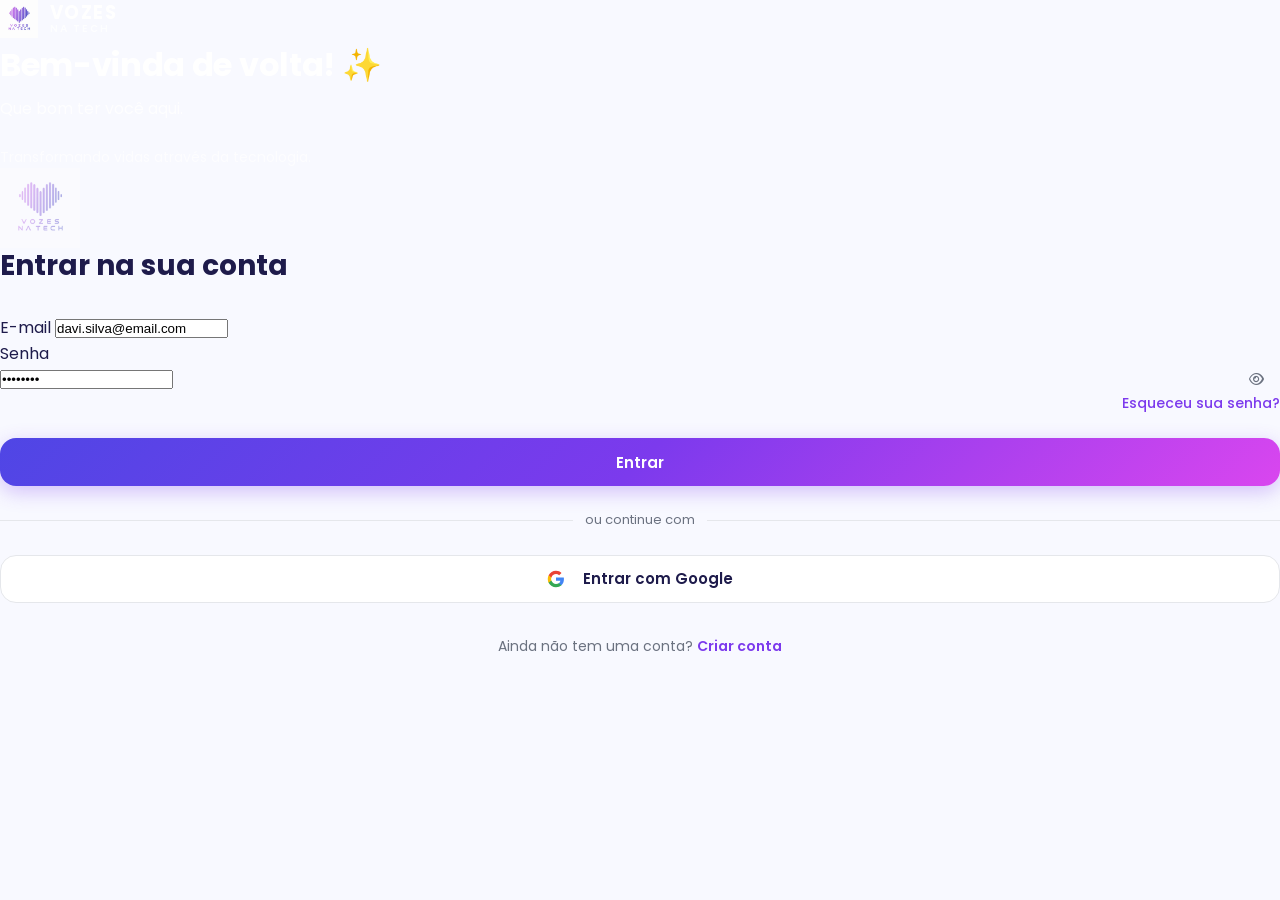
<file: login.html>
<!DOCTYPE html>
<html lang="pt-BR">
<head>
  <meta charset="UTF-8" />
  <meta name="viewport" content="width=device-width, initial-scale=1.0" />
  <title>Login | Vozes na Tech</title>
  <link rel="stylesheet" href="css/style.css" />
  <link rel="icon" href="assets/logo_vozes.png" />
  <link rel="stylesheet" href="https://cdnjs.cloudflare.com/ajax/libs/font-awesome/6.4.0/css/all.min.css" />
</head>
<body class="login-page-bg">

  <div class="login-card-split">
    <!-- LEFT BANNER -->
    <div class="login-left-banner">
      <a href="index.html" class="logo">
        <img src="assets/logo_vozes.png" alt="Vozes na Tech" class="logo-img" />
        <div class="logo-text-brand">
          VOZES<br><small>NA TECH</small>
        </div>
      </a>

      <div>
        <h2 style="color: #FFFFFF; font-size: 32px; margin-bottom: 12px;">Bem-vinda de volta! ✨</h2>
        <p style="color: rgba(255, 255, 255, 0.85); font-size: 16px;">Que bom ter você aqui.</p>
        <p style="color: rgba(255, 255, 255, 0.7); font-size: 14px; margin-top: 24px;">
          Transformando vidas através da tecnologia.
        </p>
      </div>

      <div>
        <img src="assets/logo_vozes.png" alt="Onda sonora" style="width: 80px; opacity: 0.4;" />
      </div>
    </div>

    <!-- RIGHT FORM -->
    <div class="login-right-form">
      <h3 style="font-size: 28px; font-weight: 700; margin-bottom: 32px;">Entrar na sua conta</h3>

      <form action="dashboard.html" method="GET" onsubmit="event.preventDefault(); window.location.href='dashboard.html';">
        <div class="form-group">
          <label for="email">E-mail</label>
          <input type="email" id="email" class="form-control" placeholder="exemplo@email.com" value="davi.silva@email.com" required />
        </div>

        <div class="form-group">
          <label for="password">Senha</label>
          <div style="position: relative;">
            <input type="password" id="password" class="form-control" placeholder="••••••••" value="12345678" required />
            <button type="button" style="position: absolute; right: 16px; top: 50%; transform: translateY(-50%); background: none; border: none; color: var(--secondary-text); cursor: pointer;" onclick="togglePasswordVisibility()">
              <i class="fa-regular fa-eye" id="eyeIcon"></i>
            </button>
          </div>
        </div>

        <div style="display: flex; justify-content: flex-end; margin-bottom: 24px;">
          <a href="#" style="color: var(--secondary); font-size: 14px; font-weight: 500;">Esqueceu sua senha?</a>
        </div>

        <button type="submit" class="btn btn-primary" style="width: 100%;">
          Entrar
        </button>
      </form>

      <div style="display: flex; align-items: center; margin: 24px 0; color: var(--secondary-text); font-size: 13px;">
        <div style="flex: 1; height: 1px; background: var(--border-color);"></div>
        <span style="padding: 0 12px;">ou continue com</span>
        <div style="flex: 1; height: 1px; background: var(--border-color);"></div>
      </div>

      <button type="button" class="btn btn-secondary" style="width: 100%; border-color: var(--border-color); color: var(--primary-text);" onclick="window.location.href='dashboard.html';">
        <svg width="18" height="18" viewBox="0 0 24 24" style="margin-right: 8px;">
          <path fill="#4285F4" d="M22.56 12.25c0-.78-.07-1.53-.2-2.25H12v4.26h5.92c-.26 1.37-1.04 2.53-2.21 3.31v2.77h3.57c2.08-1.92 3.28-4.74 3.28-8.09z"/>
          <path fill="#34A853" d="M12 23c2.97 0 5.46-.98 7.28-2.66l-3.57-2.77c-.98.66-2.23 1.06-3.71 1.06-2.86 0-5.29-1.93-6.16-4.53H2.18v2.84C3.99 20.53 7.7 23 12 23z"/>
          <path fill="#FBBC05" d="M5.84 14.09c-.22-.66-.35-1.36-.35-2.09s.13-1.43.35-2.09V7.06H2.18C1.43 8.55 1 10.22 1 12s.43 3.45 1.18 4.94l2.85-2.22.81-.63z"/>
          <path fill="#EA4335" d="M12 5.38c1.62 0 3.06.56 4.21 1.64l3.15-3.15C17.45 2.09 14.97 1 12 1 7.7 1 3.99 3.47 2.18 7.06l3.66 2.84c.87-2.6 3.3-4.52 6.16-4.52z"/>
        </svg>
        Entrar com Google
      </button>

      <div style="text-align: center; margin-top: 32px; font-size: 14px; color: var(--secondary-text);">
        Ainda não tem uma conta? <a href="login.html" style="color: var(--secondary); font-weight: 600;">Criar conta</a>
      </div>
    </div>
  </div>

  <script>
    function togglePasswordVisibility() {
      const passInput = document.getElementById('password');
      const eyeIcon = document.getElementById('eyeIcon');
      if (passInput.type === 'password') {
        passInput.type = 'text';
        eyeIcon.className = 'fa-regular fa-eye-slash';
      } else {
        passInput.type = 'password';
        eyeIcon.className = 'fa-regular fa-eye';
      }
    }
  </script>
</body>
</html>
</file>
<file: css/style.css>
@import url('https://fonts.googleapis.com/css2?family=Poppins:wght@400;500;600;700&display=swap');

:root {
  /* COLORS */
  --primary: #4F46E5;
  --secondary: #7C3AED;
  --accent: #D946EF;
  --dark-bg: #24145E;
  --bg-color: #F8F9FF;
  --surface: #FFFFFF;
  --primary-text: #1E1B4B;
  --secondary-text: #6B7280;
  --border-color: #E5E7EB;

  /* OFFICIAL GRADIENT */
  --grad-official: linear-gradient(135deg, #4F46E5 0%, #7C3AED 50%, #D946EF 100%);
  --grad-hover: linear-gradient(135deg, #4338CA 0%, #6D28D9 50%, #C026D3 100%);
  --grad-text: linear-gradient(135deg, #4F46E5 0%, #7C3AED 50%, #D946EF 100%);

  /* TYPOGRAPHY */
  --font-family: 'Poppins', system-ui, -apple-system, sans-serif;

  /* SPACING SYSTEM (8px grid) */
  --space-8: 8px;
  --space-16: 16px;
  --space-24: 24px;
  --space-32: 32px;
  --space-48: 48px;
  --space-64: 64px;

  /* CARDS & SHADOWS */
  --radius-card: 24px;
  --radius-btn: 16px;
  --radius-pill: 9999px;
  --shadow-card: 0 8px 30px rgba(79, 70, 229, 0.10);
  --shadow-hover: 0 16px 40px rgba(79, 70, 229, 0.18);
  --glass-bg: rgba(255, 255, 255, 0.08);
  --glass-border: rgba(255, 255, 255, 0.16);
}

* {
  box-sizing: border-box;
  margin: 0;
  padding: 0;
}

html {
  scroll-behavior: smooth;
}

body {
  font-family: var(--font-family);
  background-color: var(--bg-color);
  color: var(--primary-text);
  font-size: 16px;
  font-weight: 400;
  line-height: 1.6;
  -webkit-font-smoothing: antialiased;
}

a {
  color: inherit;
  text-decoration: none;
}

img {
  max-width: 100%;
  height: auto;
  display: block;
}

.container {
  width: 100%;
  max-width: 1280px;
  margin: 0 auto;
  padding: 0 24px;
}

/* TYPOGRAPHY SCALE */
h1 {
  font-size: 56px;
  font-weight: 700;
  line-height: 1.15;
  letter-spacing: -0.02em;
  color: var(--primary-text);
}

h2 {
  font-size: 40px;
  font-weight: 700;
  line-height: 1.2;
  letter-spacing: -0.01em;
  color: var(--primary-text);
}

h3 {
  font-size: 32px;
  font-weight: 600;
  line-height: 1.25;
  color: var(--primary-text);
}

h4 {
  font-size: 24px;
  font-weight: 600;
  line-height: 1.3;
  color: var(--primary-text);
}

p.body {
  font-size: 16px;
  font-weight: 400;
  color: var(--secondary-text);
}

.grad-text {
  background: var(--grad-official);
  -webkit-background-clip: text;
  -webkit-text-fill-color: transparent;
  display: inline-block;
}

/* LOGO */
.logo {
  display: inline-flex;
  align-items: center;
  gap: 12px;
}

.logo-img {
  height: 38px;
  width: auto;
  object-fit: contain;
}

.logo-text-brand {
  font-weight: 700;
  font-size: 1.15rem;
  letter-spacing: 0.08em;
  text-transform: uppercase;
  line-height: 1.1;
  color: #FFFFFF;
}

.logo-text-brand small {
  display: block;
  font-size: 0.65rem;
  font-weight: 600;
  letter-spacing: 0.2em;
  opacity: 0.85;
}

/* BUTTONS */
.btn {
  display: inline-flex;
  align-items: center;
  justify-content: center;
  gap: 10px;
  height: 48px;
  padding: 0 28px;
  border-radius: var(--radius-btn);
  font-family: var(--font-family);
  font-weight: 600;
  font-size: 15px;
  cursor: pointer;
  border: none;
  transition: all 0.25s cubic-bezier(0.4, 0, 0.2, 1);
  white-space: nowrap;
}

.btn-primary {
  background: var(--grad-official);
  color: #FFFFFF;
  box-shadow: 0 6px 20px rgba(124, 58, 237, 0.3);
}

.btn-primary:hover {
  background: var(--grad-hover);
  transform: translateY(-2px);
  box-shadow: 0 10px 25px rgba(124, 58, 237, 0.4);
}

.btn-secondary {
  background: #FFFFFF;
  border: 1px solid var(--secondary);
  color: var(--secondary);
}

.btn-secondary:hover {
  background: #F3E8FF;
  transform: translateY(-2px);
}

.btn-outline {
  background: transparent;
  border: 1px solid rgba(255, 255, 255, 0.3);
  color: #FFFFFF;
}

.btn-outline:hover {
  border-color: #FFFFFF;
  background: rgba(255, 255, 255, 0.1);
}

/* CARDS */
.card {
  background: var(--surface);
  border-radius: var(--radius-card);
  border: 1px solid var(--border-color);
  box-shadow: var(--shadow-card);
  padding: 32px;
  transition: all 0.3s ease;
}

.card:hover {
  transform: translateY(-4px);
  box-shadow: var(--shadow-hover);
}

/* NAVBAR */
.navbar-dark {
  background-color: var(--dark-bg);
  height: 80px;
  display: flex;
  align-items: center;
  position: sticky;
  top: 0;
  z-index: 100;
  border-bottom: 1px solid rgba(255, 255, 255, 0.1);
}

.navbar-inner {
  display: flex;
  align-items: center;
  justify-content: space-between;
}

.nav-menu {
  display: flex;
  align-items: center;
  gap: 32px;
  list-style: none;
}

.nav-link {
  color: rgba(255, 255, 255, 0.8);
  font-weight: 500;
  font-size: 15px;
  transition: color 0.2s ease;
}

.nav-link:hover, .nav-link.active {
  color: #FFFFFF;
}

.nav-actions {
  display: flex;
  align-items: center;
  gap: 16px;
}

/* HERO SECTION */
.hero-section {
  background-color: var(--dark-bg);
  background-image: 
    radial-gradient(circle at 85% 15%, rgba(217, 70, 239, 0.3) 0%, transparent 45%),
    radial-gradient(circle at 15% 85%, rgba(79, 70, 229, 0.35) 0%, transparent 50%);
  color: #FFFFFF;
  padding: 80px 0 100px;
  position: relative;
  overflow: hidden;
}

.hero-grid {
  display: grid;
  grid-template-columns: 1fr 1fr;
  gap: 64px;
  align-items: center;
}

.hero-content h1 {
  color: #FFFFFF;
  margin: 20px 0;
}

.hero-content p {
  color: rgba(255, 255, 255, 0.85);
  font-size: 18px;
  margin-bottom: 32px;
  max-width: 520px;
}

.pill-badge {
  display: inline-flex;
  align-items: center;
  gap: 8px;
  padding: 8px 18px;
  border-radius: var(--radius-pill);
  background: rgba(255, 255, 255, 0.1);
  border: 1px solid rgba(255, 255, 255, 0.2);
  color: #FFFFFF;
  font-size: 13px;
  font-weight: 600;
  letter-spacing: 0.05em;
  backdrop-filter: blur(10px);
}

.hero-image-wrap {
  position: relative;
  display: flex;
  justify-content: center;
  align-items: center;
}

.hero-image-wrap img {
  max-height: 420px;
  width: auto;
  object-fit: contain;
  filter: drop-shadow(0 20px 30px rgba(0, 0, 0, 0.3));
}

/* STATS BAR */
.stats-bar {
  background-color: #1A0D47;
  border-top: 1px solid rgba(255, 255, 255, 0.08);
  border-bottom: 1px solid rgba(255, 255, 255, 0.08);
  padding: 40px 0;
  color: #FFFFFF;
}

.stats-grid {
  display: grid;
  grid-template-columns: repeat(4, 1fr);
  gap: 32px;
}

.stat-card {
  display: flex;
  align-items: center;
  gap: 16px;
}

.stat-icon-box {
  width: 48px;
  height: 48px;
  border-radius: 14px;
  background: rgba(124, 58, 237, 0.25);
  color: #D946EF;
  display: grid;
  place-items: center;
  font-size: 20px;
}

.stat-val {
  font-size: 28px;
  font-weight: 700;
  line-height: 1;
}

.stat-label {
  font-size: 14px;
  color: rgba(255, 255, 255, 0.7);
  margin-top: 4px;
}

/* SECTIONS */
.section {
  padding: 96px 0;
}

.section-title-wrap {
  text-align: center;
  max-width: 680px;
  margin: 0 auto 64px;
}

.section-title-wrap h2 {
  margin-bottom: 16px;
}

.section-title-wrap p {
  color: var(--secondary-text);
  font-size: 18px;
}

.grid-4 {
  display: grid;
  grid-template-columns: repeat(4, 1fr);
  gap: 24px;
}

.grid-3 {
  display: grid;
  grid-template-columns: repeat(3, 1fr);
  gap: 24px;
}

/* PARTNERS SECTION */
.partner-section {
  background: #FFFFFF;
  padding: 80px 0;
  border-bottom: 1px solid var(--border-color);
}

.partner-grid {
  display: grid;
  grid-template-columns: repeat(4, 1fr);
  gap: 24px;
}

.partner-slot {
  background: var(--bg-color);
  border: 2px dashed var(--border-color);
  border-radius: var(--radius-card);
  height: 110px;
  display: flex;
  flex-direction: column;
  align-items: center;
  justify-content: center;
  gap: 8px;
  color: var(--secondary-text);
  font-size: 14px;
  font-weight: 600;
  transition: all 0.3s ease;
  cursor: pointer;
}

.partner-slot:hover {
  border-color: var(--secondary);
  color: var(--secondary);
  background: #F3E8FF;
}

/* FEATURE CARD */
.feature-card {
  background: var(--surface);
  border-radius: var(--radius-card);
  border: 1px solid var(--border-color);
  box-shadow: var(--shadow-card);
  padding: 32px;
  text-align: left;
  display: flex;
  flex-direction: column;
  transition: all 0.3s ease;
}

.feature-card:hover {
  transform: translateY(-6px);
  box-shadow: var(--shadow-hover);
  border-color: #D8B4FE;
}

.feature-icon-box {
  width: 56px;
  height: 56px;
  border-radius: 16px;
  background: var(--grad-official);
  color: #FFFFFF;
  display: grid;
  place-items: center;
  font-size: 24px;
  margin-bottom: 24px;
  box-shadow: 0 8px 18px rgba(124, 58, 237, 0.25);
}

.feature-card h3 {
  font-size: 20px;
  font-weight: 600;
  margin-bottom: 12px;
}

.feature-card p {
  font-size: 15px;
  color: var(--secondary-text);
  margin-bottom: 24px;
  flex: 1;
}

.feature-link {
  color: var(--secondary);
  font-weight: 600;
  font-size: 15px;
  display: inline-flex;
  align-items: center;
  gap: 8px;
}

/* PARTICIPATE CARDS */
.participate-section {
  background-color: var(--dark-bg);
  background-image: radial-gradient(circle at center, rgba(124, 58, 237, 0.3), transparent 70%);
  color: #FFFFFF;
  padding: 96px 0;
}

.part-card {
  background: rgba(255, 255, 255, 0.06);
  border: 1px solid rgba(255, 255, 255, 0.15);
  border-radius: var(--radius-card);
  padding: 36px;
  text-align: center;
  display: flex;
  flex-direction: column;
  align-items: center;
  backdrop-filter: blur(12px);
  transition: all 0.3s ease;
}

.part-card:hover {
  transform: translateY(-6px);
  background: rgba(255, 255, 255, 0.1);
  border-color: rgba(255, 255, 255, 0.3);
}

.part-avatar {
  width: 90px;
  height: 90px;
  border-radius: 50%;
  object-fit: cover;
  margin-bottom: 20px;
  border: 3px solid var(--accent);
}

.part-card h3 {
  color: #FFFFFF;
  font-size: 22px;
  margin-bottom: 12px;
}

.part-card p {
  color: rgba(255, 255, 255, 0.8);
  font-size: 15px;
  margin-bottom: 28px;
  flex: 1;
}

.part-card .btn {
  width: 100%;
}

/* FOUNDERS */
.founders-grid {
  display: grid;
  grid-template-columns: repeat(3, 1fr);
  gap: 32px;
  margin-top: 48px;
}

.founder-card {
  background: rgba(255, 255, 255, 0.06);
  border: 1px solid rgba(255, 255, 255, 0.15);
  border-radius: var(--radius-card);
  padding: 32px;
  backdrop-filter: blur(10px);
  text-align: left;
}

.founder-header {
  display: flex;
  align-items: center;
  gap: 16px;
  margin-bottom: 16px;
}

.founder-img {
  width: 64px;
  height: 64px;
  border-radius: 50%;
  object-fit: cover;
  border: 2px solid var(--accent);
}

.founder-name {
  color: #FFFFFF;
  font-size: 18px;
  font-weight: 700;
}

.founder-role {
  color: #D8B4FE;
  font-size: 13px;
  font-weight: 500;
}

.founder-bio {
  color: rgba(255, 255, 255, 0.8);
  font-size: 14px;
  line-height: 1.5;
}

/* CTA BANNER */
.cta-banner-purple {
  background: var(--grad-official);
  border-radius: var(--radius-card);
  padding: 48px 40px;
  color: #FFFFFF;
  display: flex;
  align-items: center;
  justify-content: space-between;
  gap: 32px;
  box-shadow: 0 20px 40px rgba(124, 58, 237, 0.3);
}

.cta-banner-purple h3 {
  color: #FFFFFF;
  font-size: 26px;
  font-weight: 700;
}

/* FOOTER */
footer {
  background-color: #150A38;
  color: rgba(255, 255, 255, 0.7);
  padding: 80px 0 40px;
}

.footer-grid {
  display: grid;
  grid-template-columns: 2fr 1fr 1fr 1.2fr;
  gap: 48px;
  margin-bottom: 64px;
}

.footer-col h4 {
  color: #FFFFFF;
  font-size: 16px;
  font-weight: 600;
  margin-bottom: 24px;
}

.footer-col ul {
  list-style: none;
}

.footer-col ul li {
  margin-bottom: 12px;
}

.footer-col ul li a {
  color: rgba(255, 255, 255, 0.7);
  transition: color 0.2s ease;
}

.footer-col ul li a:hover {
  color: #FFFFFF;
}

.footer-bottom {
  border-top: 1px solid rgba(255, 255, 255, 0.1);
  padding-top: 32px;
  display: flex;
  align-items: center;
  justify-content: space-between;
  font-size: 14px;
}
/* ===================================================
   SOBRE O PROJETO
=================================================== */

.about-project-section{
    background:#FFFFFF;
    padding:96px 0;
}

.about-grid{
    display:grid;
    grid-template-columns:1.2fr 1fr;
    gap:56px;
    align-items:flex-start;
    margin-top:56px;
}

.about-text h3{
    font-size:26px;
    margin-bottom:14px;
    color:var(--primary-text);
}

.about-text p{
    font-size:16px;
    color:var(--secondary-text);
    line-height:1.8;
    margin-bottom:36px;
}

.about-values{
    display:grid;
    grid-template-columns:repeat(2,1fr);
    gap:20px;
}

.value-card{
    background:#FFFFFF;
    border:1px solid var(--border-color);
    border-radius:24px;
    padding:28px;
    box-shadow:var(--shadow-card);
    transition:.3s;
}

.value-card:hover{
    transform:translateY(-6px);
    box-shadow:var(--shadow-hover);
    border-color:#D8B4FE;
}

.value-card i{
    width:56px;
    height:56px;
    display:grid;
    place-items:center;
    border-radius:16px;
    background:var(--grad-official);
    color:#FFF;
    font-size:24px;
    margin-bottom:18px;
}

.value-card h4{
    font-size:20px;
    margin-bottom:10px;
}

.value-card p{
    font-size:15px;
    color:var(--secondary-text);
    line-height:1.7;
}


/* ==========================================
   DIAGNÓSTICO VOZES DO FUTURO
========================================== */

.highlight{
    background: var(--grad-official);
    border-radius: 32px;
    padding: 64px;
    color:#fff;
    overflow:hidden;
    box-shadow:0 24px 50px rgba(79,70,229,.20);
}

.highlight-grid{
    display:grid;
    grid-template-columns:1.1fr .9fr;
    gap:56px;
    align-items:center;
}

.highlight h2{
    color:#fff;
    margin:18px 0;
}

.highlight p{
    color:rgba(255,255,255,.88);
    font-size:17px;
    line-height:1.8;
    max-width:560px;
}

.eyebrow{
    display:inline-flex;
    align-items:center;
    padding:8px 16px;
    border-radius:999px;
    background:rgba(255,255,255,.12);
    border:1px solid rgba(255,255,255,.2);
    color:#fff;
    font-size:13px;
    font-weight:600;
}

.highlight-visual{
    display:flex;
    justify-content:center;
}

.quiz-card{
    width:100%;
    max-width:420px;
    background:#fff;
    border-radius:24px;
    padding:28px;
    box-shadow:0 20px 45px rgba(0,0,0,.15);
}

.quiz-card .q{
    color:var(--primary-text);
    font-size:22px;
    font-weight:700;
    margin-bottom:22px;
}

.quiz-opt{
    display:flex;
    align-items:center;
    gap:16px;
    padding:16px 18px;
    border:1px solid var(--border-color);
    border-radius:16px;
    margin-bottom:14px;
    color:var(--primary-text);
    font-weight:500;
    transition:.25s;
}

.quiz-opt span{
    width:34px;
    height:34px;
    border-radius:50%;
    background:#F3F4F6;
    display:grid;
    place-items:center;
    font-weight:700;
}

.quiz-opt.on{
    background:#F3E8FF;
    border-color:var(--secondary);
}

.quiz-opt.on span{
    background:var(--secondary);
    color:#fff;
}
.hero-actions{
  display:flex;
  gap:16px;
  flex-wrap:wrap;
}

/* ==========================================
   RESPONSIVE
========================================== */

@media (max-width:1024px){

  .hero-grid,
  .grid-4,
  .grid-3,
  .stats-grid,
  .founders-grid,
  .footer-grid,
  .partner-grid,
  .about-grid,
  .highlight-grid{
    grid-template-columns:1fr;
  }

  .about-values{
    grid-template-columns:1fr;
  }

  h1{
    font-size:40px;
  }

  h2{
    font-size:32px;
  }

  .highlight{
    padding:40px 28px;
  }

  .highlight h2,
  .highlight p{
    text-align:center;
  }

  .eyebrow{
    display:table;
    margin:0 auto;
  }

  .hero-actions{
    justify-content:center;
  }

  .hero-actions .btn{
    width:100%;
    max-width:320px;
  }
}

@media (max-width:768px){

  .container{
    padding:0 20px;
  }

  h1{
    font-size:32px;
    line-height:1.2;
  }

  h2{
    font-size:28px;
  }

  h3{
    font-size:22px;
  }

  h4{
    font-size:18px;
  }

  .hero-section{
    padding:60px 0;
  }

  .section{
    padding:64px 0;
  }

  .stats-grid,
  .partner-grid,
  .grid-3,
  .grid-4,
  .founders-grid,
  .footer-grid,
  .about-values{
    grid-template-columns:1fr;
  }

  .cta-banner-purple{
    flex-direction:column;
    text-align:center;
    padding:32px 24px;
  }

  .footer-bottom{
    flex-direction:column;
    gap:16px;
    text-align:center;
  }

  .nav-menu,
  .nav-actions{
    display:none;
  }

  .navbar-inner{
    justify-content:center;
  }
}
</file>
